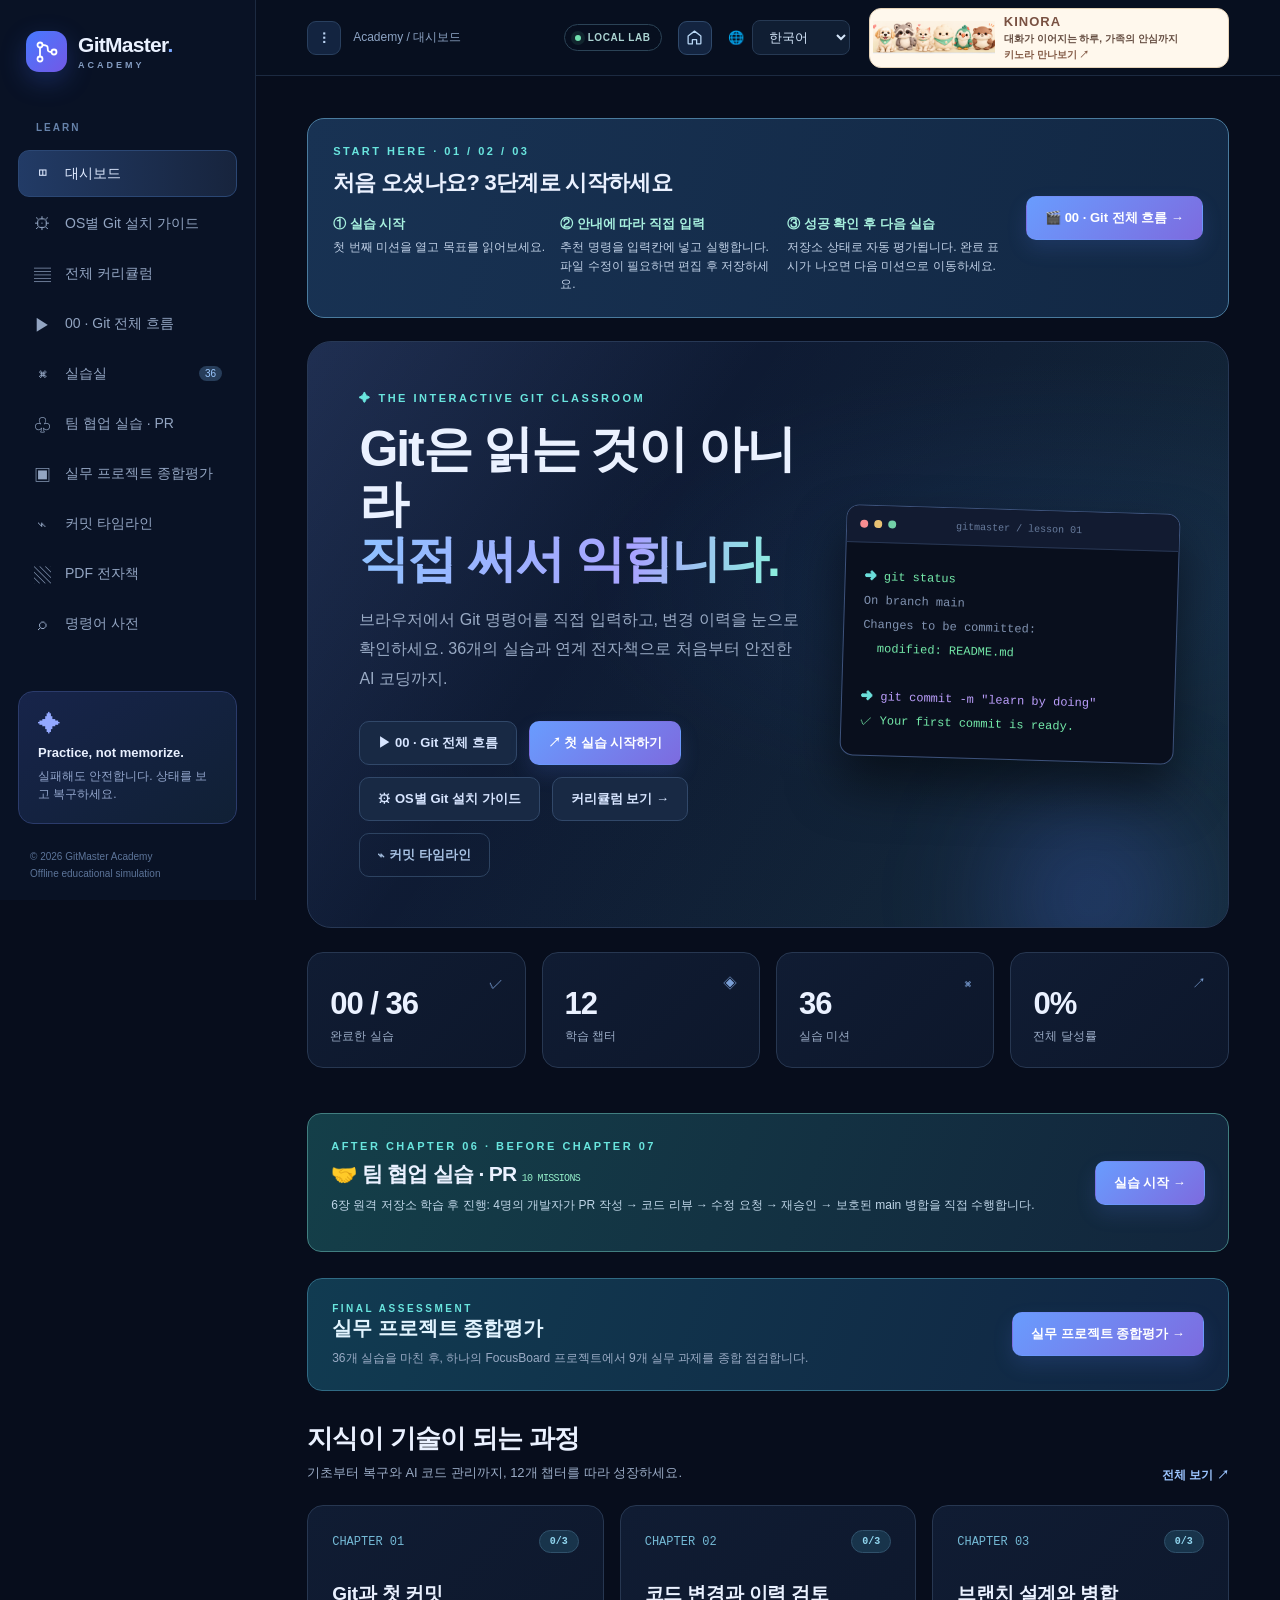
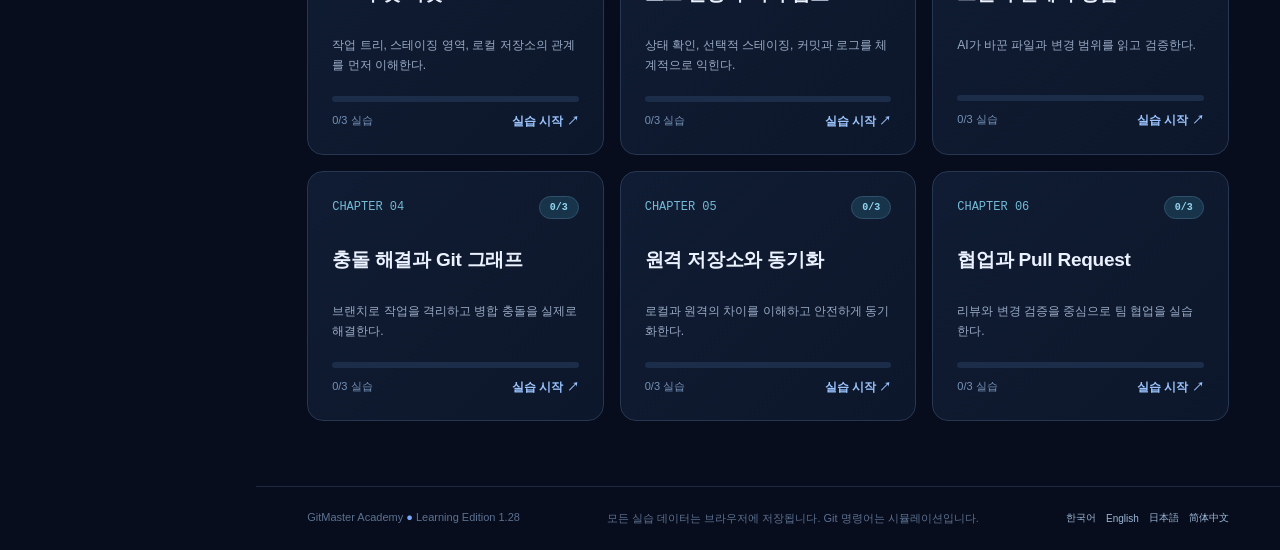
<file: index.html>
<!DOCTYPE html>
<html lang="ko">
<head>
  <meta name="naver-site-verification" content="e86f91aff55e931e45ddc76ead5f316a43004863" />
  <meta charset="UTF-8" />
  <meta name="viewport" content="width=device-width, initial-scale=1" />
  <meta name="theme-color" content="#080f22" />
  <meta name="description" content="실습으로 배우는 Git: 4개 국어 지원, Git 00단계 사전 애니메이션과 36개 실습, 10개 협업 학습 페이지 및 최종 실전평가, 연계 PDF 전자책. GitMaster Academy" />
  <meta name="robots" content="index,follow,max-image-preview:large" />
  <meta name="author" content="GitMaster Academy" />
  <meta name="keywords" content="Git,GitHub,Git tutorial,Git 실습,깃 강의,버전 관리,GitHub PR,코드 리뷰,Git 初心者,Git教程,바이브 코딩" />
  <meta property="og:type" content="website" />
  <meta property="og:site_name" content="GitMaster Academy" />
  <meta property="og:locale" content="ko_KR" />
  <meta property="og:title" content="GitMaster Academy | 실습으로 배우는 Git·GitHub 협업" />
  <meta property="og:description" content="36개 Git 실습, 10개 팀 협업 미션, PR·코드 리뷰, 실습 전 애니메이션과 PDF 전자책" />
  <meta property="og:image" content="https://git.maccrey.com/assets/gitmaster-share-ko.png" />
  <meta property="og:image:width" content="1200" />
  <meta property="og:image:height" content="630" />
  <meta property="og:image:alt" content="GitMaster Academy - Git과 GitHub 실습 학습" />
  <meta name="twitter:card" content="summary_large_image" />
  <meta name="twitter:title" content="GitMaster Academy | 실습으로 배우는 Git" />
  <meta name="twitter:description" content="기초부터 팀 협업까지, 직접 입력하며 배우는 Git" />
  <meta name="twitter:image" content="https://git.maccrey.com/assets/gitmaster-share-ko.png" />
  <title>GitMaster Academy v1.27 — Learn Git by Doing</title>
  <link rel="icon" type="image/svg+xml" href="favicon.svg" />
  <link rel="alternate icon" type="image/x-icon" href="favicon.ico" />
  <link rel="apple-touch-icon" sizes="180x180" href="apple-touch-icon.png" />
  <link rel="stylesheet" href="styles.css?v=127" />
  <meta name="ga-measurement-id" content="G-TTF113KRMY" />

  <link rel="canonical" href="https://git.maccrey.com/" />
  <link rel="alternate" hreflang="ko-KR" href="https://git.maccrey.com/ko/" />
  <link rel="alternate" hreflang="en" href="https://git.maccrey.com/en/" />
  <link rel="alternate" hreflang="ja" href="https://git.maccrey.com/ja/" />
  <link rel="alternate" hreflang="zh-CN" href="https://git.maccrey.com/zh/" />
  <link rel="alternate" hreflang="x-default" href="https://git.maccrey.com/" />
  <meta property="og:url" content="https://git.maccrey.com/" />
  <script type="application/ld+json">{"@context":"https://schema.org","@type":"WebSite","name":"GitMaster Academy","url":"https://git.maccrey.com/","description":"Git과 GitHub를 직접 실습하며 배우는 다국어 교육 플랫폼","inLanguage":["ko","en","ja","zh-CN"]}</script>
</head>
<body>
  <div class="app-shell">
    <aside class="sidebar" id="sidebar">
      <button type="button" class="brand" id="brand-toggle" aria-label="사이드 메뉴 펼치기 또는 접기" title="사이드 메뉴 펼치기/접기">
        <span class="brand-mark"><svg viewBox="0 0 24 24" fill="none" stroke="currentColor" stroke-width="1.8"><circle cx="5" cy="5" r="2.5"/><circle cx="5" cy="19" r="2.5"/><circle cx="19" cy="12" r="2.5"/><path d="M5 7.5v9M7.5 5c10 0 1 7 9 7"/></svg></span>
        <span><strong>GitMaster<span class="accent">.</span></strong><small>ACADEMY</small></span>
      </button>
      <div class="sidebar-label" id="nav-label">LEARN</div>
      <nav id="main-nav" aria-label="Primary navigation"></nav>
      <div class="sidebar-bottom">
        <div class="side-tip"><span class="tiny-orbit">✦</span><strong id="side-tip-title">Practice, not memorize.</strong><p id="side-tip-body">Make mistakes safely. Recover with confidence.</p></div>
        <div class="side-foot">© 2026 GitMaster Academy<br><span id="footnote">Offline educational simulation</span></div>
      </div>
    </aside>
    <div class="site-area">
      <header class="topbar">
        <div class="topbar-start"><button class="icon-button" id="toggle-sidebar" type="button" aria-label="사이드바 펼치기/접기" aria-expanded="true" title="Toggle sidebar">☷</button><button class="icon-button mobile-menu" id="mobile-menu" aria-label="Open navigation">☰</button><span class="breadcrumb" id="breadcrumb">Academy / Dashboard</span></div>
        <div class="topbar-actions">
          <span class="status-pill"><span class="status-dot"></span><span id="local-tag">LOCAL LAB</span></span>
          <a class="home-link" href="https://maccrey.com" target="_blank" rel="noopener noreferrer" aria-label="maccrey.com 홈 열기" title="maccrey.com 홈 열기"><svg viewBox="0 0 24 24" aria-hidden="true"><path d="m3 10 9-7 9 7v10a1 1 0 0 1-1 1h-5v-6H9v6H4a1 1 0 0 1-1-1V10Z"/></svg></a>
          <label class="language-switch"><span aria-hidden="true">🌐</span><select id="language" aria-label="Language"><option value="ko">한국어</option><option value="en">English</option><option value="ja">日本語</option><option value="zh">简体中文</option></select></label>
        </div>
        <a class="kinora-top-ad" id="kinora-top-ad" href="https://www.kinora.date/?lang=ko" target="_blank" rel="noopener noreferrer sponsored" aria-label="KINORA 여섯 반려친구 소개, 새 탭에서 사이트 열기" title="KINORA · www.kinora.date">
          <img src="assets/kinora-characters-v126.png" alt="KINORA 강아지, 고양이, 너구리, 앵무새, 지방이, 수달 캐릭터" width="84" height="54" loading="eager" decoding="async" />
          <span class="kinora-ad-copy"><span class="kinora-ad-kicker"><b>KINORA</b></span><span class="kinora-ad-line">대화가 이어지는 하루, 가족의 안심까지</span><span class="kinora-ad-link">키노라 만나보기 ↗</span></span>
          <span class="kinora-ad-mobile">KINORA <span aria-hidden="true">↗</span></span>
        </a>
      </header>
      <main id="app" tabindex="-1"></main>
      <footer class="footer"><span>GitMaster Academy <span class="accent">●</span> Learning Edition 1.28</span><span id="footer-sub">Your files stay in this browser. Git commands are simulated.</span><nav class="seo-language-links" aria-label="Localized learning pages"><a href="ko/" hreflang="ko-KR" lang="ko">한국어</a><a href="en/" hreflang="en" lang="en">English</a><a href="ja/" hreflang="ja" lang="ja">日本語</a><a href="zh/" hreflang="zh-CN" lang="zh-CN">简体中文</a></nav></footer>
    </div>
  </div>
  <script src="content.js"></script>
  <script src="git-engine.js"></script>
  <script src="book-pages.js"></script>
  <script src="setup-guide.js"></script>
  <script src="capstone.js"></script>
  <script src="team-hints.js"></script>
  <script src="git-output-examples.js?v=127"></script>
  <script src="team-intro.js?v=127"></script>
  <script src="lab-intro.js?v=127"></script>
  <script src="team-lab.js"></script>
  <script src="command-guide.js"></script>
  <script src="site-meta.js?v=127"></script>
  <script src="analytics.js?v=1"></script>
  <script src="app.js?v=127"></script>
</body>
</html>
</file>
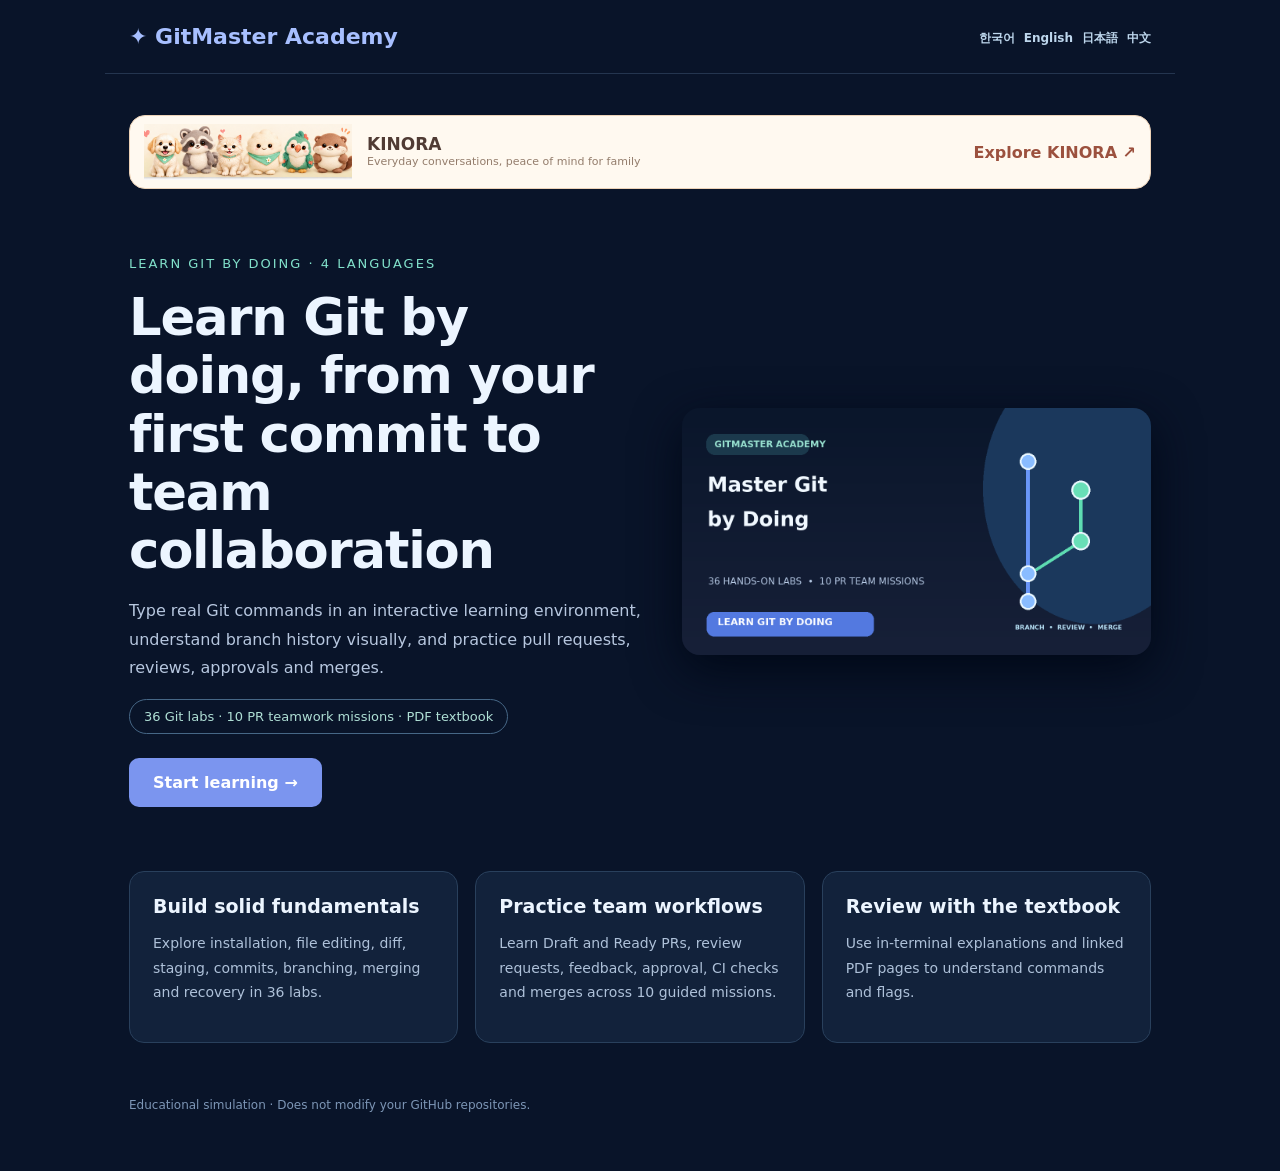
<file: en/index.html>
<!doctype html><html lang="en"><head>
  <meta name="naver-site-verification" content="e86f91aff55e931e45ddc76ead5f316a43004863" /><meta charset="utf-8"/><meta name="viewport" content="width=device-width,initial-scale=1"/>
<title>GitMaster Academy | Learn Git &amp; GitHub by Doing</title><meta name="description" content="Learn Git from scratch with 36 interactive labs, 10 pull request collaboration missions, animated walkthroughs, and a PDF textbook. Practice commits, branches, code review, merge and recovery." />
<meta name="robots" content="index,follow,max-image-preview:large"/><meta name="theme-color" content="#091429"/>
<meta property="og:type" content="website"/><meta property="og:site_name" content="GitMaster Academy"/><meta property="og:locale" content="en_US"/><meta property="og:title" content="GitMaster Academy | Learn Git &amp; GitHub by Doing"/><meta property="og:description" content="Learn Git from scratch with 36 interactive labs, 10 pull request collaboration missions, animated walkthroughs, and a PDF textbook. Practice commits, branches, code review, merge and recovery."/>
<meta property="og:image" content="https://git.maccrey.com/assets/gitmaster-share-en.png"/><meta property="og:image:width" content="1200"/><meta property="og:image:height" content="630"/><meta name="twitter:card" content="summary_large_image"/><meta name="twitter:title" content="GitMaster Academy | Learn Git &amp; GitHub by Doing"/><meta name="twitter:description" content="Learn Git from scratch with 36 interactive labs, 10 pull request collaboration missions, animated walkthroughs, and a PDF textbook. Practice commits, branches, code review, merge and recovery."/><meta name="twitter:image" content="https://git.maccrey.com/assets/gitmaster-share-en.png"/>
<link rel="icon" href="../favicon.svg" type="image/svg+xml"/><link rel="stylesheet" href="../landing.css?v=126"/>
  <link rel="canonical" href="https://git.maccrey.com/en/" />
  <link rel="alternate" hreflang="ko-KR" href="https://git.maccrey.com/ko/" />
  <link rel="alternate" hreflang="en" href="https://git.maccrey.com/en/" />
  <link rel="alternate" hreflang="ja" href="https://git.maccrey.com/ja/" />
  <link rel="alternate" hreflang="zh-CN" href="https://git.maccrey.com/zh/" />
  <link rel="alternate" hreflang="x-default" href="https://git.maccrey.com/" />
  <meta property="og:url" content="https://git.maccrey.com/en/" />
<meta name="ga-measurement-id" content="G-TTF113KRMY"/><script src="../analytics.js?v=1"></script></head>
<body><header class="container"><a class="logo" href="../index.html?lang=en#dashboard">✦ GitMaster Academy</a><nav class="lang" aria-label="Language"><a href="../ko/" lang="ko-KR">한국어</a><a href="../en/" lang="en">English</a><a href="../ja/" lang="ja">日本語</a><a href="../zh/" lang="zh-CN">中文</a></nav></header>
<main class="container"><a class="promo" href="https://www.kinora.date/?lang=en" target="_blank" rel="sponsored noopener noreferrer" aria-label="KINORA — Everyday conversations, peace of mind for family"><img src="../assets/kinora-characters-v126.png" alt="Six KINORA AI companion characters" width="240" height="66"/><span><b>KINORA</b><small>Everyday conversations, peace of mind for family</small></span><span class="link">Explore KINORA ↗</span></a><section class="hero"><div><div class="eyebrow">LEARN GIT BY DOING · 4 LANGUAGES</div><h1>Learn Git by doing, from your first commit to team collaboration</h1><p>Type real Git commands in an interactive learning environment, understand branch history visually, and practice pull requests, reviews, approvals and merges.</p><span class="pill">36 Git labs · 10 PR teamwork missions · PDF textbook</span><div><a class="cta" href="../index.html?lang=en#gitIntro">Start learning →</a></div></div><img src="../assets/gitmaster-share-en.png" width="1200" height="630" alt="GitMaster Academy Git branch graph"/></section>
<section class="features"><article class="feature"><h2>Build solid fundamentals</h2><p>Explore installation, file editing, diff, staging, commits, branching, merging and recovery in 36 labs.</p></article><article class="feature"><h2>Practice team workflows</h2><p>Learn Draft and Ready PRs, review requests, feedback, approval, CI checks and merges across 10 guided missions.</p></article><article class="feature"><h2>Review with the textbook</h2><p>Use in-terminal explanations and linked PDF pages to understand commands and flags.</p></article></section>

<footer class="footer">Educational simulation · Does not modify your GitHub repositories.</footer></main></body></html>
</file>
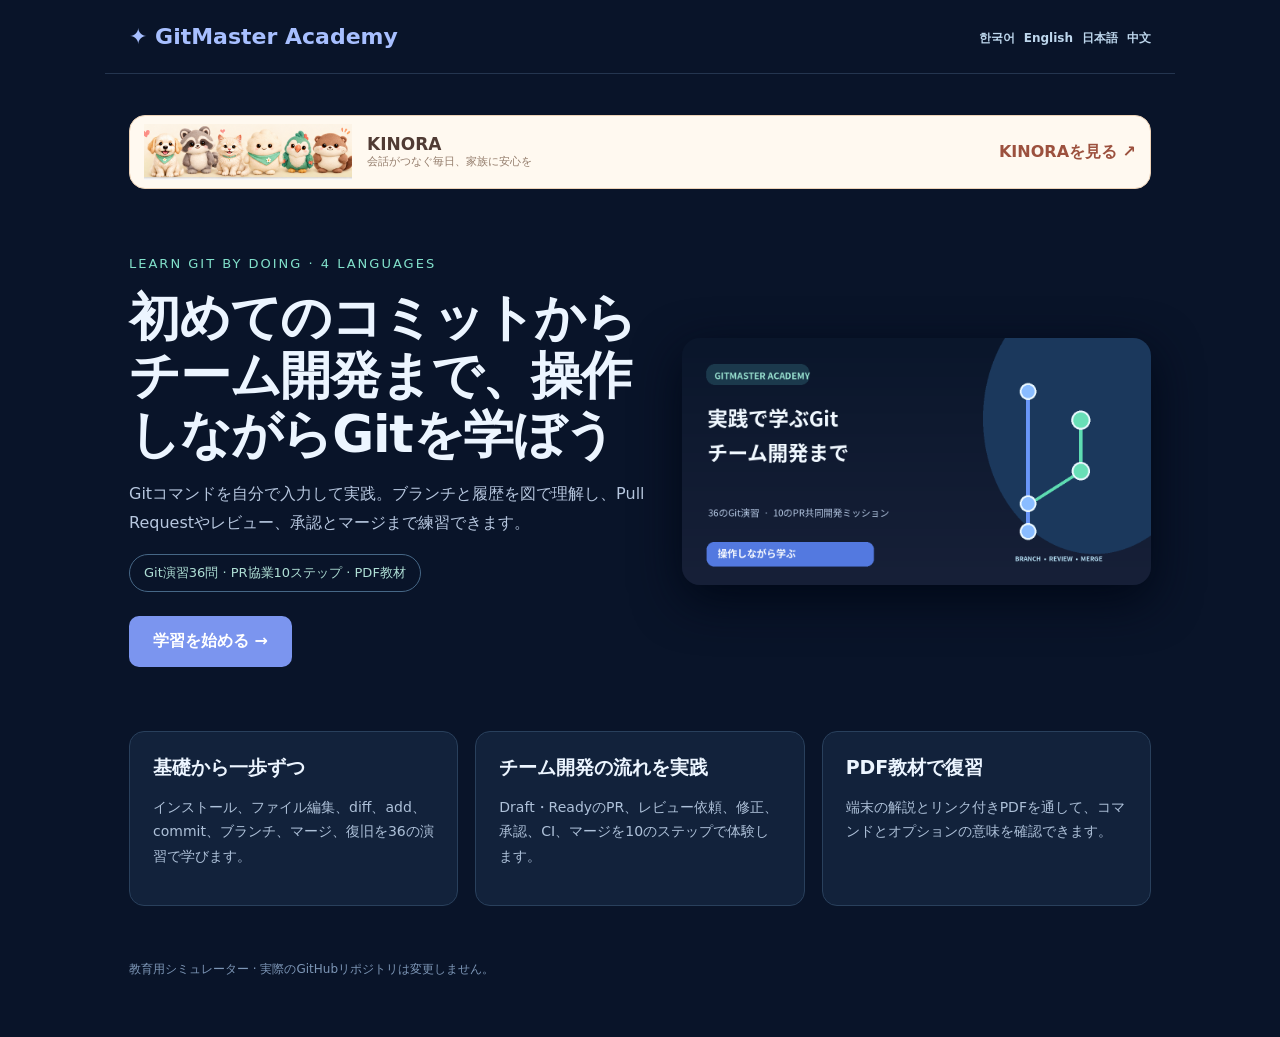
<file: ja/index.html>
<!doctype html><html lang="ja"><head>
  <meta name="naver-site-verification" content="e86f91aff55e931e45ddc76ead5f316a43004863" /><meta charset="utf-8"/><meta name="viewport" content="width=device-width,initial-scale=1"/>
<title>GitMaster Academy | 実践で学ぶGit・GitHub共同開発</title><meta name="description" content="Git初心者向けの36の入力式演習、10のPull Request協業ミッション、アニメーション、PDF教材。コミット・ブランチ・レビュー・承認・マージを学べます。" />
<meta name="robots" content="index,follow,max-image-preview:large"/><meta name="theme-color" content="#091429"/>
<meta property="og:type" content="website"/><meta property="og:site_name" content="GitMaster Academy"/><meta property="og:locale" content="ja_JP"/><meta property="og:title" content="GitMaster Academy | 実践で学ぶGit・GitHub共同開発"/><meta property="og:description" content="Git初心者向けの36の入力式演習、10のPull Request協業ミッション、アニメーション、PDF教材。コミット・ブランチ・レビュー・承認・マージを学べます。"/>
<meta property="og:image" content="https://git.maccrey.com/assets/gitmaster-share-ja.png"/><meta property="og:image:width" content="1200"/><meta property="og:image:height" content="630"/><meta name="twitter:card" content="summary_large_image"/><meta name="twitter:title" content="GitMaster Academy | 実践で学ぶGit・GitHub共同開発"/><meta name="twitter:description" content="Git初心者向けの36の入力式演習、10のPull Request協業ミッション、アニメーション、PDF教材。コミット・ブランチ・レビュー・承認・マージを学べます。"/><meta name="twitter:image" content="https://git.maccrey.com/assets/gitmaster-share-ja.png"/>
<link rel="icon" href="../favicon.svg" type="image/svg+xml"/><link rel="stylesheet" href="../landing.css?v=126"/>
  <link rel="canonical" href="https://git.maccrey.com/ja/" />
  <link rel="alternate" hreflang="ko-KR" href="https://git.maccrey.com/ko/" />
  <link rel="alternate" hreflang="en" href="https://git.maccrey.com/en/" />
  <link rel="alternate" hreflang="ja" href="https://git.maccrey.com/ja/" />
  <link rel="alternate" hreflang="zh-CN" href="https://git.maccrey.com/zh/" />
  <link rel="alternate" hreflang="x-default" href="https://git.maccrey.com/" />
  <meta property="og:url" content="https://git.maccrey.com/ja/" />
<meta name="ga-measurement-id" content="G-TTF113KRMY"/><script src="../analytics.js?v=1"></script></head>
<body><header class="container"><a class="logo" href="../index.html?lang=ja#dashboard">✦ GitMaster Academy</a><nav class="lang" aria-label="Language"><a href="../ko/" lang="ko-KR">한국어</a><a href="../en/" lang="en">English</a><a href="../ja/" lang="ja">日本語</a><a href="../zh/" lang="zh-CN">中文</a></nav></header>
<main class="container"><a class="promo" href="https://www.kinora.date/?lang=ja" target="_blank" rel="sponsored noopener noreferrer" aria-label="KINORA — 会話がつなぐ毎日、家族に安心を"><img src="../assets/kinora-characters-v126.png" alt="KINORAの6人のAIパートナー" width="240" height="66"/><span><b>KINORA</b><small>会話がつなぐ毎日、家族に安心を</small></span><span class="link">KINORAを見る ↗</span></a><section class="hero"><div><div class="eyebrow">LEARN GIT BY DOING · 4 LANGUAGES</div><h1>初めてのコミットからチーム開発まで、操作しながらGitを学ぼう</h1><p>Gitコマンドを自分で入力して実践。ブランチと履歴を図で理解し、Pull Requestやレビュー、承認とマージまで練習できます。</p><span class="pill">Git演習36問 · PR協業10ステップ · PDF教材</span><div><a class="cta" href="../index.html?lang=ja#gitIntro">学習を始める →</a></div></div><img src="../assets/gitmaster-share-ja.png" width="1200" height="630" alt="GitMaster Academy Git branch graph"/></section>
<section class="features"><article class="feature"><h2>基礎から一歩ずつ</h2><p>インストール、ファイル編集、diff、add、commit、ブランチ、マージ、復旧を36の演習で学びます。</p></article><article class="feature"><h2>チーム開発の流れを実践</h2><p>Draft・ReadyのPR、レビュー依頼、修正、承認、CI、マージを10のステップで体験します。</p></article><article class="feature"><h2>PDF教材で復習</h2><p>端末の解説とリンク付きPDFを通して、コマンドとオプションの意味を確認できます。</p></article></section>

<footer class="footer">教育用シミュレーター · 実際のGitHubリポジトリは変更しません。</footer></main></body></html>
</file>
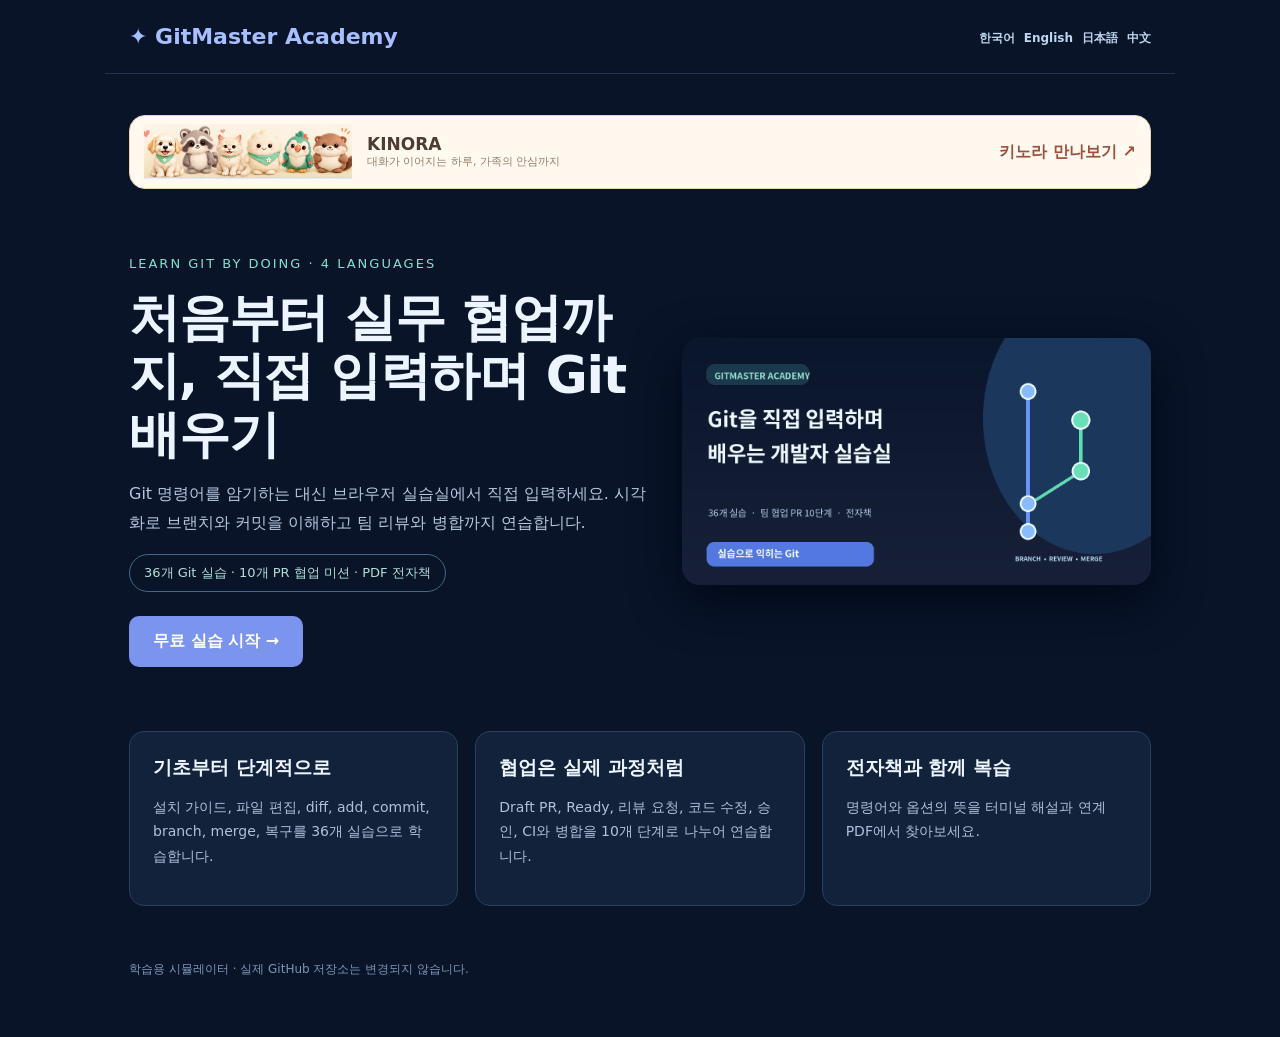
<file: ko/index.html>
<!doctype html><html lang="ko-KR"><head>
  <meta name="naver-site-verification" content="e86f91aff55e931e45ddc76ead5f316a43004863" /><meta charset="utf-8"/><meta name="viewport" content="width=device-width,initial-scale=1"/>
<title>GitMaster Academy | 실습으로 배우는 Git·GitHub 협업</title><meta name="description" content="Git 기본 개념부터 브랜치, 커밋, 충돌 해결, GitHub PR 생성·리뷰·승인·병합까지. 36개 실습과 10개 협업 과정, 애니메이션, PDF 전자책으로 배우는 4개 국어 Git 실습 플랫폼." />
<meta name="robots" content="index,follow,max-image-preview:large"/><meta name="theme-color" content="#091429"/>
<meta property="og:type" content="website"/><meta property="og:site_name" content="GitMaster Academy"/><meta property="og:locale" content="ko_KR"/><meta property="og:title" content="GitMaster Academy | 실습으로 배우는 Git·GitHub 협업"/><meta property="og:description" content="Git 기본 개념부터 브랜치, 커밋, 충돌 해결, GitHub PR 생성·리뷰·승인·병합까지. 36개 실습과 10개 협업 과정, 애니메이션, PDF 전자책으로 배우는 4개 국어 Git 실습 플랫폼."/>
<meta property="og:image" content="https://git.maccrey.com/assets/gitmaster-share-ko.png"/><meta property="og:image:width" content="1200"/><meta property="og:image:height" content="630"/><meta name="twitter:card" content="summary_large_image"/><meta name="twitter:title" content="GitMaster Academy | 실습으로 배우는 Git·GitHub 협업"/><meta name="twitter:description" content="Git 기본 개념부터 브랜치, 커밋, 충돌 해결, GitHub PR 생성·리뷰·승인·병합까지. 36개 실습과 10개 협업 과정, 애니메이션, PDF 전자책으로 배우는 4개 국어 Git 실습 플랫폼."/><meta name="twitter:image" content="https://git.maccrey.com/assets/gitmaster-share-ko.png"/>
<link rel="icon" href="../favicon.svg" type="image/svg+xml"/><link rel="stylesheet" href="../landing.css?v=126"/>
  <link rel="canonical" href="https://git.maccrey.com/ko/" />
  <link rel="alternate" hreflang="ko-KR" href="https://git.maccrey.com/ko/" />
  <link rel="alternate" hreflang="en" href="https://git.maccrey.com/en/" />
  <link rel="alternate" hreflang="ja" href="https://git.maccrey.com/ja/" />
  <link rel="alternate" hreflang="zh-CN" href="https://git.maccrey.com/zh/" />
  <link rel="alternate" hreflang="x-default" href="https://git.maccrey.com/" />
  <meta property="og:url" content="https://git.maccrey.com/ko/" />
<meta name="ga-measurement-id" content="G-TTF113KRMY"/><script src="../analytics.js?v=1"></script></head>
<body><header class="container"><a class="logo" href="../index.html?lang=ko#dashboard">✦ GitMaster Academy</a><nav class="lang" aria-label="Language"><a href="../ko/" lang="ko-KR">한국어</a><a href="../en/" lang="en">English</a><a href="../ja/" lang="ja">日本語</a><a href="../zh/" lang="zh-CN">中文</a></nav></header>
<main class="container"><a class="promo" href="https://www.kinora.date/?lang=ko" target="_blank" rel="sponsored noopener noreferrer" aria-label="KINORA — 대화가 이어지는 하루, 가족의 안심까지"><img src="../assets/kinora-characters-v126.png" alt="KINORA 여섯 AI 반려친구" width="240" height="66"/><span><b>KINORA</b><small>대화가 이어지는 하루, 가족의 안심까지</small></span><span class="link">키노라 만나보기 ↗</span></a><section class="hero"><div><div class="eyebrow">LEARN GIT BY DOING · 4 LANGUAGES</div><h1>처음부터 실무 협업까지, 직접 입력하며 Git 배우기</h1><p>Git 명령어를 암기하는 대신 브라우저 실습실에서 직접 입력하세요. 시각화로 브랜치와 커밋을 이해하고 팀 리뷰와 병합까지 연습합니다.</p><span class="pill">36개 Git 실습 · 10개 PR 협업 미션 · PDF 전자책</span><div><a class="cta" href="../index.html?lang=ko#gitIntro">무료 실습 시작 →</a></div></div><img src="../assets/gitmaster-share-ko.png" width="1200" height="630" alt="GitMaster Academy Git branch graph"/></section>
<section class="features"><article class="feature"><h2>기초부터 단계적으로</h2><p>설치 가이드, 파일 편집, diff, add, commit, branch, merge, 복구를 36개 실습으로 학습합니다.</p></article><article class="feature"><h2>협업은 실제 과정처럼</h2><p>Draft PR, Ready, 리뷰 요청, 코드 수정, 승인, CI와 병합을 10개 단계로 나누어 연습합니다.</p></article><article class="feature"><h2>전자책과 함께 복습</h2><p>명령어와 옵션의 뜻을 터미널 해설과 연계 PDF에서 찾아보세요.</p></article></section>

<footer class="footer">학습용 시뮬레이터 · 실제 GitHub 저장소는 변경되지 않습니다.</footer></main></body></html>
</file>
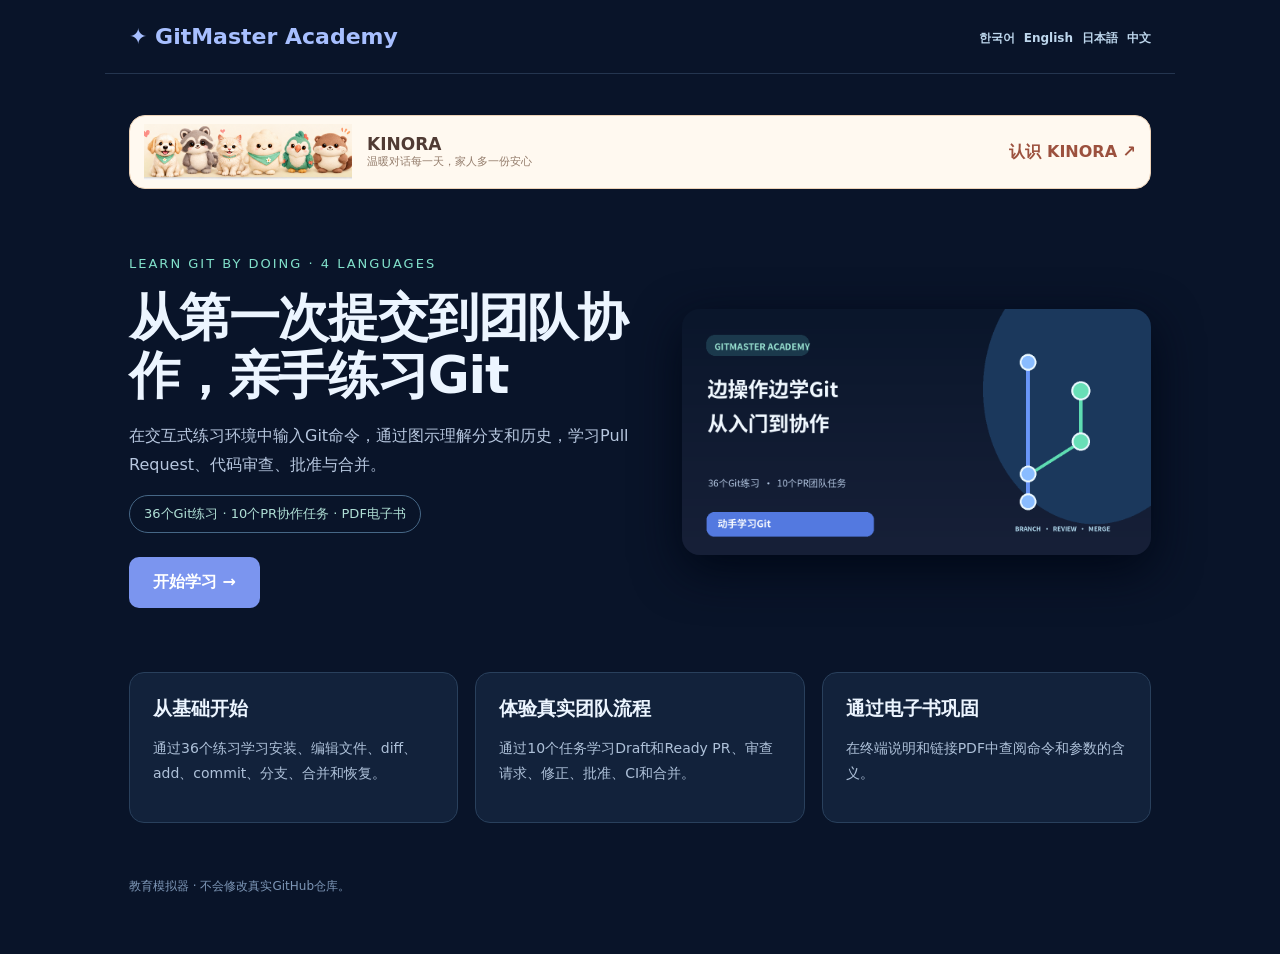
<file: zh/index.html>
<!doctype html><html lang="zh-CN"><head>
  <meta name="naver-site-verification" content="e86f91aff55e931e45ddc76ead5f316a43004863" /><meta charset="utf-8"/><meta name="viewport" content="width=device-width,initial-scale=1"/>
<title>GitMaster Academy | 通过实践学习Git和GitHub协作</title><meta name="description" content="从零开始学习Git：36个互动练习、10个Pull Request团队协作任务、动画教学和PDF电子书，掌握提交、分支、审查、批准、合并与恢复。" />
<meta name="robots" content="index,follow,max-image-preview:large"/><meta name="theme-color" content="#091429"/>
<meta property="og:type" content="website"/><meta property="og:site_name" content="GitMaster Academy"/><meta property="og:locale" content="zh_CN"/><meta property="og:title" content="GitMaster Academy | 通过实践学习Git和GitHub协作"/><meta property="og:description" content="从零开始学习Git：36个互动练习、10个Pull Request团队协作任务、动画教学和PDF电子书，掌握提交、分支、审查、批准、合并与恢复。"/>
<meta property="og:image" content="https://git.maccrey.com/assets/gitmaster-share-zh.png"/><meta property="og:image:width" content="1200"/><meta property="og:image:height" content="630"/><meta name="twitter:card" content="summary_large_image"/><meta name="twitter:title" content="GitMaster Academy | 通过实践学习Git和GitHub协作"/><meta name="twitter:description" content="从零开始学习Git：36个互动练习、10个Pull Request团队协作任务、动画教学和PDF电子书，掌握提交、分支、审查、批准、合并与恢复。"/><meta name="twitter:image" content="https://git.maccrey.com/assets/gitmaster-share-zh.png"/>
<link rel="icon" href="../favicon.svg" type="image/svg+xml"/><link rel="stylesheet" href="../landing.css?v=126"/>
  <link rel="canonical" href="https://git.maccrey.com/zh/" />
  <link rel="alternate" hreflang="ko-KR" href="https://git.maccrey.com/ko/" />
  <link rel="alternate" hreflang="en" href="https://git.maccrey.com/en/" />
  <link rel="alternate" hreflang="ja" href="https://git.maccrey.com/ja/" />
  <link rel="alternate" hreflang="zh-CN" href="https://git.maccrey.com/zh/" />
  <link rel="alternate" hreflang="x-default" href="https://git.maccrey.com/" />
  <meta property="og:url" content="https://git.maccrey.com/zh/" />
<meta name="ga-measurement-id" content="G-TTF113KRMY"/><script src="../analytics.js?v=1"></script></head>
<body><header class="container"><a class="logo" href="../index.html?lang=zh#dashboard">✦ GitMaster Academy</a><nav class="lang" aria-label="Language"><a href="../ko/" lang="ko-KR">한국어</a><a href="../en/" lang="en">English</a><a href="../ja/" lang="ja">日本語</a><a href="../zh/" lang="zh-CN">中文</a></nav></header>
<main class="container"><a class="promo" href="https://www.kinora.date/?lang=zh-Hans" target="_blank" rel="sponsored noopener noreferrer" aria-label="KINORA — 温暖对话每一天，家人多一份安心"><img src="../assets/kinora-characters-v126.png" alt="KINORA 的六位 AI 伙伴" width="240" height="66"/><span><b>KINORA</b><small>温暖对话每一天，家人多一份安心</small></span><span class="link">认识 KINORA ↗</span></a><section class="hero"><div><div class="eyebrow">LEARN GIT BY DOING · 4 LANGUAGES</div><h1>从第一次提交到团队协作，亲手练习Git</h1><p>在交互式练习环境中输入Git命令，通过图示理解分支和历史，学习Pull Request、代码审查、批准与合并。</p><span class="pill">36个Git练习 · 10个PR协作任务 · PDF电子书</span><div><a class="cta" href="../index.html?lang=zh#gitIntro">开始学习 →</a></div></div><img src="../assets/gitmaster-share-zh.png" width="1200" height="630" alt="GitMaster Academy Git branch graph"/></section>
<section class="features"><article class="feature"><h2>从基础开始</h2><p>通过36个练习学习安装、编辑文件、diff、add、commit、分支、合并和恢复。</p></article><article class="feature"><h2>体验真实团队流程</h2><p>通过10个任务学习Draft和Ready PR、审查请求、修正、批准、CI和合并。</p></article><article class="feature"><h2>通过电子书巩固</h2><p>在终端说明和链接PDF中查阅命令和参数的含义。</p></article></section>

<footer class="footer">教育模拟器 · 不会修改真实GitHub仓库。</footer></main></body></html>
</file>
<file: styles.css>
:root{color-scheme:dark;--bg:#070d1c;--panel:#0d172b;--panel-2:#101e37;--panel-3:#172641;--border:#243451;--borderlight:#2d4362;--text:#eaf1ff;--muted:#9aabc5;--subtle:#6f84a4;--blue:#74a4ff;--cyan:#69e5de;--green:#71dfa8;--purple:#c09aff;--orange:#ffca85;--red:#ff909e;--mono:'JetBrains Mono',Consolas,monospace;--font:'DM Sans',-apple-system,BlinkMacSystemFont,'Segoe UI','Noto Sans CJK KR',sans-serif}
*{box-sizing:border-box}html{scroll-behavior:smooth}body{margin:0;background:var(--bg);color:var(--text);font-family:var(--font);font-size:14px;-webkit-font-smoothing:antialiased}button,input,textarea,select{font:inherit}button{cursor:pointer}a{color:inherit;text-decoration:none}a:focus-visible,button:focus-visible,select:focus-visible,input:focus-visible,textarea:focus-visible{outline:2px solid var(--cyan);outline-offset:3px}::selection{background:#325d94;color:#fff}.app-shell{display:flex;min-height:100vh}.sidebar{position:sticky;top:0;height:100vh;width:256px;flex:0 0 256px;padding:30px 18px 18px;background:#091225;border-right:1px solid #1c2a41;display:flex;flex-direction:column;z-index:30}.brand{display:flex;align-items:center;gap:11px;margin:1px 8px 50px}.brand-mark{height:41px;width:41px;border-radius:13px;background:linear-gradient(135deg,#4779ff,#7358e6);display:grid;place-items:center;box-shadow:0 9px 26px #3c5fe14a}.brand-mark svg{height:24px;width:24px;color:white}.brand strong{font-size:21px;letter-spacing:-.7px;line-height:1}.brand small{display:block;letter-spacing:3px;font-size:9px;color:#849dc2;margin-top:5px;font-weight:700}.accent{color:#79a7ff}.sidebar-label{text-transform:uppercase;letter-spacing:2px;font-size:10px;color:#6682aa;font-weight:800;margin:0 18px 14px}.nav-link{display:flex;align-items:center;gap:13px;padding:13px 14px;border:1px solid transparent;border-radius:11px;margin:3px 0;color:#93a5c2;transition:.16s}.nav-link:hover{background:#16243d;color:#f2f6ff}.nav-link.active{color:#dfeaff;background:linear-gradient(90deg,#223b66,#17243d);border-color:#2b4774}.nav-link .ico{width:19px;height:19px;display:grid;place-items:center;font-size:17px}.nav-link .nav-tag{font-size:10px;margin-left:auto;background:#273d5a;color:#9cc8ff;border-radius:20px;padding:2px 6px}.sidebar-bottom{margin-top:auto}.side-tip{border:1px solid #2b3b6b;background:linear-gradient(145deg,#17244a,#102035);padding:19px;border-radius:15px}.side-tip .tiny-orbit{color:#93a8ff;font-size:23px}.side-tip strong{display:block;font-size:13px;margin:7px 0}.side-tip p{margin:0;font-size:12px;line-height:1.55;color:#92a5cb}.side-foot{font-size:10px;line-height:1.7;color:#5c7499;margin:24px 12px 0}.site-area{flex:1;min-width:0;display:flex;flex-direction:column}.topbar{height:76px;flex:0 0 76px;border-bottom:1px solid #1c2a41;display:flex;align-items:center;justify-content:space-between;padding:0 clamp(22px,4vw,64px);background:#081121df;backdrop-filter:blur(12px)}.topbar-start,.topbar-actions{display:flex;align-items:center;gap:24px}.breadcrumb{font-size:12px;color:#8da4c4}.topbar-actions{gap:16px}.status-pill{display:flex;align-items:center;gap:7px;padding:7px 10px;border:1px solid #2b4356;border-radius:99px;font-size:10px;letter-spacing:.6px;color:#abd3d1;font-weight:700}.status-dot{height:6px;width:6px;border-radius:50%;background:#71e0af;box-shadow:0 0 0 4px #71e0af1a}.language-switch{display:flex;align-items:center;gap:8px;font-size:13px}.language-switch select{border:1px solid #263953;border-radius:8px;background:#101e33;color:#d6e7fb;padding:8px 12px;max-width:155px}.icon-button{background:transparent;border:1px solid #29405f;border-radius:9px;color:var(--text);padding:7px 10px}.mobile-menu{display:none}main{width:100%;max-width:1540px;margin:0 auto;flex:1;padding:42px clamp(22px,4vw,64px) 65px}.footer{border-top:1px solid #1b2a40;color:#5c7191;font-size:11px;display:flex;justify-content:space-between;gap:15px;padding:24px clamp(22px,4vw,64px)}h1,h2,h3,h4,p{margin-top:0}h1{font-size:clamp(34px,3.9vw,57px);line-height:1.1;letter-spacing:-2px;margin-bottom:18px}h2{font-size:26px;letter-spacing:-.7px}h3{font-size:17px;letter-spacing:-.25px}p{color:var(--muted);line-height:1.8}.eyebrow{letter-spacing:2.5px;text-transform:uppercase;font-size:11px;color:var(--cyan);font-weight:800;margin-bottom:18px}.lead{font-size:16px;max-width:650px;line-height:1.85}.gradient-text{color:#9aafff;background:linear-gradient(100deg,#8fc2ff,#a8a3ff 65%,#8bf0dd);-webkit-background-clip:text;background-clip:text;-webkit-text-fill-color:transparent}.hero{display:grid;grid-template-columns:1.15fr .85fr;gap:32px;align-items:center;background:radial-gradient(ellipse at 83% 42%,#1c3b7045,transparent 47%),linear-gradient(120deg,#111e39,#0a1529);border:1px solid #273855;border-radius:24px;padding:50px clamp(26px,4vw,57px);position:relative;overflow:hidden;min-height:400px}.hero:before{content:'';position:absolute;inset:-1px;background:linear-gradient(124deg,#85a7ff20,transparent 35%,#72ebdc1a);pointer-events:none}.hero-inner{position:relative;z-index:1}.hero-visual{position:relative;z-index:1;min-width:0}.terminal-display{background:#090f1d;border:1px solid #3d527b;border-radius:13px;box-shadow:0 28px 50px #0008;overflow:hidden;transform:rotate(1.7deg)}.window-bar{height:37px;border-bottom:1px solid #283754;background:#121b31;display:flex;align-items:center;gap:6px;padding:0 13px}.dot{height:8px;width:8px;border-radius:50%;background:#f88d91}.dot:nth-child(2){background:#e8c273}.dot:nth-child(3){background:#72d0a7}.window-title{margin:auto;color:#687c9d;font:10px var(--mono);transform:translateX(-15px)}.terminal-preview{padding:22px 19px;color:#a6bdd9;font:12px/2 var(--mono);white-space:pre-wrap;min-height:190px}.term-cyan{color:#6bdeda}.term-green{color:#74e9a9}.term-purple{color:#bb9efb}.term-muted{color:#8092b0}.hero-glow{position:absolute;right:5%;bottom:-60px;width:180px;height:180px;background:#517afa46;border-radius:100%;filter:blur(60px);z-index:0}.button-row{display:flex;gap:12px;flex-wrap:wrap;margin-top:28px}.btn{display:inline-flex;justify-content:center;align-items:center;gap:9px;border:1px solid transparent;border-radius:10px;padding:12px 18px;font-weight:750;font-size:13px;min-height:43px;transition:.15s}.btn:hover{transform:translateY(-1px);filter:brightness(1.1)}.btn.primary{background:linear-gradient(135deg,#699cfe,#7d6bdf);color:white;box-shadow:0 9px 20px #547bed29}.btn.secondary{background:#182944;border-color:#314869;color:#d7e5ff}.btn.subtle{background:transparent;border-color:#2d4361;color:#a7c1e3}.btn.positive{background:#194a41;color:#a4f4cd;border-color:#327a64}.btn.danger{color:#ffb1bc;border-color:#694052;background:#3a2031}.btn.sm{padding:7px 11px;min-height:33px;font-size:12px}.btn:disabled{opacity:.45;cursor:not-allowed}.stat-grid{display:grid;grid-template-columns:repeat(4,minmax(0,1fr));gap:16px;margin:24px 0 45px}.stat-card,.panel,.course-card,.reference-item{background:linear-gradient(135deg,#101c33,#0d172b);border:1px solid #273751;border-radius:16px}.stat-card{padding:22px}.stat-card .metric{font-size:31px;font-weight:800;letter-spacing:-1px;margin-top:11px}.stat-card .metric-label{font-size:12px;color:var(--muted);margin-top:6px}.stat-card .spark{float:right;color:#7a9fd5}.section-top{display:flex;align-items:end;justify-content:space-between;gap:20px;margin:0 0 21px}.section-top h2{margin-bottom:5px}.section-top p{font-size:13px;margin:0}.text-link{color:#9cc5ff;font-size:12px;font-weight:700}.course-grid{display:grid;grid-template-columns:repeat(3,minmax(0,1fr));gap:16px}.course-card{padding:24px;position:relative;transition:.2s}.course-card:hover{border-color:#5171ac;transform:translateY(-2px)}.course-card .module-number{display:flex;align-items:center;justify-content:space-between;color:#74b9d5;font:12px var(--mono);margin-bottom:28px}.chip{border:1px solid #30516b;background:#18344b;color:#91d6ef;border-radius:20px;padding:5px 10px;font-size:10px;font-weight:700}.chip.done{background:#173d37;border-color:#286a58;color:#79e4ba}.course-card h3{font-size:19px;min-height:45px;line-height:1.4;margin-bottom:9px}.course-card p{font-size:12px;line-height:1.7;min-height:40px}.progress-track{height:6px;background:#1c2d49;border-radius:20px;overflow:hidden;margin:20px 0 11px}.progress-track>span{display:block;height:100%;border-radius:20px;background:linear-gradient(90deg,#6797ff,#75d8cb)}.meta-row{display:flex;justify-content:space-between;color:#7592b7;font-size:11px}.module-head{display:flex;align-items:center;gap:13px;margin:32px 0 13px}.module-index{font:13px var(--mono);color:#77bafc;border:1px solid #315a7f;background:#12243d;border-radius:9px;padding:10px}.module-row{display:grid;grid-template-columns:repeat(3,minmax(0,1fr));gap:14px}.lesson-tile{padding:18px;min-height:139px;text-align:left;background:#101e34;border:1px solid #2a3c57;border-radius:13px;transition:.15s;color:var(--text)}.lesson-tile:hover{background:#182a46;border-color:#5078b6}.lesson-tile .lab-id{font:11px var(--mono);color:#7e9ac7}.lesson-tile h3{margin:12px 0 8px;font-size:15px;line-height:1.45}.lesson-tile p{font-size:11px;margin:0}.check-icon{float:right;color:#70dbaa;font-size:15px}.page-head{display:flex;justify-content:space-between;align-items:end;gap:20px;margin-bottom:30px}.page-head h1{font-size:39px;margin-bottom:9px}.page-head p{margin-bottom:0}.lab-layout{display:grid;grid-template-columns:minmax(255px,.91fr) minmax(360px,1.55fr) minmax(235px,.82fr);gap:18px;align-items:start}.lab-pane{min-width:0}.lab-intro{padding:25px;position:sticky;top:14px}.lab-intro .lab-index{font:11px var(--mono);color:#72ddd3;letter-spacing:1px}.lab-intro h2{font-size:24px;margin-top:16px;line-height:1.3}.lab-intro p{font-size:13px;line-height:1.85}.instruction{border:1px solid #345074;border-radius:11px;background:#142743;padding:16px;margin-top:21px;color:#d7e5ff;line-height:1.75;font-size:13px}.instruction strong{display:block;font-size:10px;letter-spacing:1.5px;color:#74d7d6;margin-bottom:8px}.hint-box{margin-top:14px;background:#0a172b;border:1px solid #253a58;border-radius:10px;padding:15px;font:11px/1.7 var(--mono);white-space:pre-wrap;word-break:break-word;color:#a9c4ee}.sim-notice{font-size:11px;color:#8e9db7;line-height:1.6;margin-top:19px}.lab-next{display:flex;justify-content:space-between;align-items:center;margin-top:18px;gap:8px}.workbench{overflow:hidden}.workbench-header,.right-header{display:flex;align-items:center;justify-content:space-between;padding:14px 18px;border-bottom:1px solid #263952;gap:10px}.workbench-header span,.right-header span{font-size:12px;font-weight:700}.file-tabs{display:flex;overflow-x:auto;gap:4px;padding:9px;border-bottom:1px solid #253652;background:#0b1629;scrollbar-width:thin}.file-tab{background:transparent;color:#7e96b8;border:1px solid transparent;padding:7px 10px;white-space:nowrap;border-radius:7px;font:11px var(--mono)}.file-tab.active{background:#1b3050;color:#bfe4ff;border-color:#335178}.editor{display:block;background:#0a1324;border:0;color:#c8e1f9;font:12px/1.9 var(--mono);width:100%;height:190px;padding:19px;resize:vertical;tab-size:2}.editor:focus{outline:none;box-shadow:inset 0 0 0 1px #385e89}.editor-bar{display:flex;align-items:center;justify-content:space-between;padding:11px 15px;background:#101e33;border-top:1px solid #203552;border-bottom:1px solid #2c405d}.editor-bar .minor{font:10px var(--mono);color:#7891b5}.terminal-console{min-height:265px;max-height:345px;overflow:auto;background:#090f1c;padding:17px 18px;font:11.5px/1.7 var(--mono);white-space:pre-wrap;overflow-wrap:anywhere;color:#b6c6de}.terminal-line{margin-bottom:10px}.terminal-line.command{color:#8fe5cf}.terminal-line.info{color:#83a7da}.terminal-line.error{color:#ff9dac}.terminal-input{padding:12px 14px;background:#101d31;border-top:1px solid #253755;display:flex;align-items:center;gap:8px}.prompt{color:#6fe2ba;font:13px var(--mono)}.cmd-input{flex:1;min-width:0;background:transparent;border:none;color:#f4faff;font:12px var(--mono);outline:none}.run-btn{padding:7px 12px;border:1px solid #537aca;border-radius:7px;background:#264c87;color:white;font-size:11px;font-weight:800}.right-panel{padding:18px}.right-panel h3{font-size:13px;color:#e7f4ff;margin-bottom:15px}.right-panel hr{border:0;border-top:1px solid #263a54;margin:21px 0}.branch-pill{display:inline-flex;align-items:center;gap:7px;border-radius:8px;border:1px solid #2b605c;background:#163c42;color:#87efdc;padding:7px 10px;font:11px var(--mono)}.file-state{display:flex;align-items:center;justify-content:space-between;gap:6px;font:11px var(--mono);margin:10px 0;color:#9cb0cc}.file-state b{font:9px var(--mono);padding:3px 6px;border-radius:4px;background:#29435a;color:#ade0fc}.file-state b.modified{color:#ffd4a5;background:#55432c}.file-state b.staged{color:#92f0bf;background:#214738}.file-state b.untracked{color:#aab9e7;background:#303956}.graph-line{display:flex;gap:10px;align-items:center;min-height:38px;position:relative;font:10px var(--mono);color:#a5b8d7}.graph-line:before{position:absolute;content:'';width:2px;left:6px;top:0;bottom:0;background:#375d94}.graph-node{width:14px;height:14px;flex:0 0 14px;background:#112a53;border:3px solid #7fa7ff;border-radius:50%;z-index:1}.graph-line:first-child .graph-node{border-color:#7fe6ce;box-shadow:0 0 0 4px #70e6d118}.graph-message{white-space:nowrap;overflow:hidden;text-overflow:ellipsis}.git-divider{padding:13px 18px;background:#122441;border-top:1px solid #263a5d;border-bottom:1px solid #263a5d;font-size:11px;color:#86a8d8;font-weight:800;letter-spacing:1px}.success-toast{background:#143b34;border:1px solid #2e8e75;border-radius:12px;padding:15px;color:#a8f4d6;margin-top:15px;font-size:13px;line-height:1.7}.failure-toast{color:#ffb3bc;font-size:12px;margin-top:8px}.book-hero{display:grid;grid-template-columns:250px 1fr;gap:38px;align-items:center;padding:28px 35px;border:1px solid #315076;background:radial-gradient(ellipse at 0% 0%,#263a774c,transparent 64%),#0f1c34;border-radius:20px}.book-cover{height:324px;background:linear-gradient(150deg,#1c357d,#0a1b3b 53%,#104851);border-radius:4px 14px 14px 4px;border-left:9px solid #4269bd;box-shadow:14px 14px 28px #0008, inset -9px 0 #98c7ff12;padding:25px 21px;display:flex;flex-direction:column;justify-content:space-between;transform:rotate(-3deg)}.book-cover .book-top{letter-spacing:2.4px;font-size:10px;color:#a6c8f5}.book-cover .book-title{font-size:30px;line-height:1.28;font-weight:800;letter-spacing:-.6px}.book-cover .book-bottom{font-size:11px;color:#abdbd6}.chapter-book-grid{display:grid;grid-template-columns:repeat(2,minmax(0,1fr));gap:14px}.book-chapter{padding:21px;display:flex;gap:14px;align-items:center;justify-content:space-between}.book-chapter .page-no{font:10px var(--mono);color:#8dc7f3;display:block;margin-bottom:8px}.book-chapter h3{font-size:15px;margin:0 0 6px}.book-chapter p{font-size:11px;margin:0}.search-input{width:100%;background:#101e34;border:1px solid #344964;color:#e5f0ff;border-radius:10px;padding:13px 15px;margin-bottom:23px}.reference-grid{display:grid;grid-template-columns:repeat(2,minmax(0,1fr));gap:12px}.reference-item{padding:19px}.reference-item code{font:13px var(--mono);color:#83e3d1}.reference-item p{margin:8px 0 0;font-size:12px;line-height:1.7}.empty-state{padding:50px 20px;text-align:center;color:var(--muted)}.minor{font-size:12px;color:var(--muted)}.back-link{display:inline-flex;color:#94baff;margin-bottom:18px;font-size:12px;gap:6px}.sr-only{position:absolute;height:1px;width:1px;overflow:hidden;clip:rect(0,0,0,0);white-space:nowrap}
@media(max-width:1320px){.lab-layout{grid-template-columns:minmax(245px,.75fr) minmax(330px,1.3fr)}.lab-pane.lab-right{grid-column:1/-1}.right-panel{display:grid;grid-template-columns:repeat(3,1fr);gap:20px}.right-panel hr{display:none}.right-panel .right-block{min-width:0}}
@media(max-width:1100px){.sidebar{width:208px;flex-basis:208px;padding:28px 12px}.brand{margin-left:6px}.brand strong{font-size:18px}.hero{grid-template-columns:1fr;padding:34px}.hero-visual{max-width:470px;width:100%}.stat-grid{grid-template-columns:repeat(2,1fr)}.course-grid{grid-template-columns:repeat(2,1fr)}.book-hero{grid-template-columns:180px 1fr}.book-cover{height:270px}.book-cover .book-title{font-size:23px}}
@media(max-width:810px){.sidebar{position:fixed;left:-270px;width:256px;box-shadow:12px 0 40px #0009;transition:left .2s}.sidebar.open{left:0}.mobile-menu{display:block}.topbar{height:66px;flex-basis:66px}.topbar-start,.topbar-actions{gap:10px}.status-pill{display:none}.lab-layout{grid-template-columns:1fr}.lab-intro{position:static}.lab-pane.lab-right{grid-column:auto}.right-panel{display:block}.right-panel hr{display:block}.hero{min-height:unset}.module-row{grid-template-columns:1fr 1fr}.book-hero{grid-template-columns:160px 1fr;gap:25px}.chapter-book-grid{grid-template-columns:1fr}.footer{flex-wrap:wrap}}
@media(max-width:540px){main{padding:27px 17px 48px}.topbar{padding:0 17px}.breadcrumb{display:none}.hero{padding:29px 23px;border-radius:18px}.hero-visual{display:none}.stat-grid{gap:10px}.stat-card{padding:16px}.stat-card .metric{font-size:26px}.course-grid,.module-row,.reference-grid{grid-template-columns:1fr}.course-card h3{min-height:0}.course-card p{min-height:0}.page-head{display:block}.page-head h1{font-size:31px}.book-hero{grid-template-columns:1fr;padding:25px}.book-cover{width:175px;margin:0 auto}.button-row{margin-top:21px}.language-switch select{max-width:130px}.right-panel{padding:15px}.lab-intro{padding:18px}.terminal-console{font-size:10.5px}}

/* Actual parent-edge Git commit graph (educational state machine). */
.graph-vis{position:relative;width:100%;min-width:0;overflow:hidden}
.graph-vis svg{position:absolute;left:0;top:0;width:68px;height:100%}
.graph-copy{padding-left:70px;width:100%;min-width:0}
.graph-copy-row{height:43px;display:flex;flex-direction:column;justify-content:center;gap:2px;min-width:0}
.graph-commit{font:10px var(--mono);color:#b4c5e3;white-space:nowrap;overflow:hidden;text-overflow:ellipsis}
.graph-refs{font:9px var(--mono);color:#7cddca;white-space:nowrap;overflow:hidden;text-overflow:ellipsis}

/* v1.1 guided-learning UX: visual hierarchy, explicit next action */
.welcome-guide{display:flex;align-items:center;justify-content:space-between;gap:22px;background:linear-gradient(105deg,#183253,#122844);border:1px solid #4a7b9e;border-radius:17px;padding:23px 25px;margin-bottom:23px}
.welcome-guide h2{font-size:22px;margin:10px 0 17px}
.welcome-flow{display:flex;gap:13px;flex-wrap:wrap}.welcome-step{display:flex;flex-direction:column;gap:5px;max-width:215px;flex:1 1 160px}.welcome-step strong{font-size:13px;color:#a7f0de}.welcome-step span{font-size:12px;line-height:1.55;color:#c0d0e6}.welcome-guide>.btn{flex-shrink:0;white-space:nowrap}
.lab-help-top{display:flex;justify-content:space-between;align-items:center;gap:15px;background:#132a42;border:1px solid #345b77;border-radius:12px;padding:13px 17px;margin-bottom:17px;color:#d4e6fb;font-size:13px}
.howto-panel{padding:19px 24px;margin:-5px 0 18px;border:1px solid #36536a}.howto-panel h3{margin:0 0 11px}.howto-panel ol{margin:0;padding-left:20px;line-height:2;color:#bfd0e7}
.lab-intro{position:static}.lab-intro h2{font-size:21px;margin-bottom:16px}.guide-title{display:flex;align-items:center;justify-content:space-between;margin-top:24px;gap:8px;color:#a9f4df;font-size:14px}.guide-title span{font:11px var(--mono);color:#a1b2cc}.guide-desc{font-size:12px!important;color:#a9bfd9!important;margin:8px 0 13px!important}
.guided-steps{padding:0;margin:0;list-style:none;display:flex;flex-direction:column;gap:10px}.guided-step{border:1px solid #355278;background:#12243b;border-radius:12px;padding:12px;display:flex;gap:10px;align-items:flex-start}.guided-step.step-complete{border-color:#377462;background:#13302d}.step-count{background:#2c4974;color:#ddf3ff;width:24px;height:24px;display:grid;place-items:center;border-radius:50%;font-size:12px;flex-shrink:0;font-weight:800}.step-complete .step-count{background:#286453}.step-main{flex:1;min-width:0;display:flex;flex-direction:column;align-items:flex-start;gap:8px}.step-main strong{font:12px/1.6 var(--mono);overflow-wrap:anywhere;color:#e5f4ff}.step-main small{font-size:11px;line-height:1.5;color:#99aecb}.step-main button{margin-top:1px}.guide-foot{font-size:11px!important;color:#a4e8cf!important}.terminal-guide-caption{float:right;font-size:10px;font-weight:400;color:#b8cbe3;letter-spacing:0}.command-warning{border-top:1px solid #754653;background:#3c2635;color:#ffd8de;padding:11px 17px;font-size:11px;line-height:1.6}.success-toast .btn{display:block;margin-top:11px}.lab-next button:disabled{opacity:.4;cursor:not-allowed}.lab-layout{grid-template-columns:minmax(290px,1.03fr) minmax(360px,1.37fr) minmax(220px,.78fr)}
@media(max-width:1350px){.lab-layout{grid-template-columns:minmax(275px,.85fr) minmax(330px,1.25fr)}}
@media(max-width:810px){.lab-layout{grid-template-columns:1fr}.welcome-guide{align-items:stretch;flex-direction:column}.welcome-guide>.btn{align-self:flex-start}.lab-help-top{align-items:flex-start}.step-main strong{font-size:12px}}
@media(max-width:540px){.welcome-guide{padding:18px}.welcome-flow{flex-direction:column}.welcome-step{max-width:none}.lab-help-top{flex-direction:column}.howto-panel{padding:16px}.terminal-guide-caption{display:block;float:none;margin-top:5px}.workbench{min-width:0}}
/* v1.2: beginner explanations, cumulative history and hands-on editor */
.history-banner{display:block;margin-top:6px;color:#93edcb;font-size:11px;line-height:1.7}
.editor-tools{display:flex;gap:6px;flex-wrap:wrap;justify-content:flex-end}
.editor-shell{display:flex;position:relative;background:#091325;min-height:225px}
.editor-gutter{width:38px;flex:0 0 38px;text-align:right;padding:17px 8px 17px 4px;white-space:pre;font:12px/1.9 var(--mono);color:#546886;user-select:none;border-right:1px solid #23354b;background:#101b2b;overflow:hidden}
.editor-shell .editor{margin:0;flex:1;width:calc(100% - 38px);height:225px;min-height:225px;padding:17px 14px;white-space:pre;overflow:auto;resize:vertical}
.editor-tips{display:flex;align-items:center;justify-content:space-between;padding:8px 14px;gap:8px;background:#111f31;color:#8fa5c0;font-size:11px}
.preview-panel{padding:14px;background:#0b1b2c;border-block:1px solid #2d4d67}
.preview-label{color:#a7e3d9;font-size:11px;font-weight:700;margin-bottom:8px}
.preview-panel pre{color:#aabdd4;font:11px/1.7 var(--mono);max-height:185px;overflow:auto;white-space:pre-wrap;word-break:break-all;margin:0}
.flow-strip{border-block:1px solid #274361;background:#11233c;padding:14px 16px}
.flow-heading{color:#dcf4ff;font-size:12px;font-weight:800;margin-bottom:11px}
.flow-heading small{display:block;color:#90a7c5;font-size:10px;font-weight:400;margin-top:5px}
.flow-checks{display:flex;gap:6px;flex-wrap:wrap;margin-bottom:10px}
.flow-step{font-size:10px;border:1px solid #38506b;border-radius:6px;padding:5px 7px;color:#a7b9d4;background:#101f34}
.flow-step.okay{background:#183f36;border-color:#367866;color:#a4efca}
.flow-actions{display:flex;gap:6px;flex-wrap:wrap}
.flow-actions button{font:10px var(--mono);padding:6px 9px;min-height:28px}
.output-explainer{border-top:1px solid #385874;padding:17px;background:#11243b}
.explain-title{font-size:13px;font-weight:800;color:#dcf4f1;letter-spacing:-.15px}
.explain-lead{font-size:11px;margin:5px 0 13px;color:#a4b8d1}
.explain-items{display:grid;gap:7px}
.explain-row{display:flex;gap:10px;align-items:flex-start;background:#0c1b30;border:1px solid #294462;padding:9px 11px;border-radius:8px}
.explain-number{width:20px;height:20px;display:grid;place-items:center;flex:0 0 20px;border-radius:50%;color:#bdfce7;background:#1b4c50;font-size:10px;font-weight:800}
.explain-row p{font-size:11px;line-height:1.7;margin:0;color:#d0e2f4}
.explain-empty{font-size:12px;color:#a9c2dd;line-height:1.6}
.explain-note{font-size:10px;line-height:1.6;margin:12px 0 0;color:#7fa7c5}
.terminal-code-line{min-height:1.6em;white-space:pre-wrap;overflow-wrap:anywhere}
.terminal-code-line.term-diff-head{color:#9bc2ff}
.terminal-code-line.term-diff-from{color:#ff9db2}
.terminal-code-line.term-diff-to{color:#7ff1ca}
.terminal-code-line.term-diff-remove{background:#541d3040;color:#fca9b7}
.terminal-code-line.term-diff-add{background:#1c4f3640;color:#89f3ba}
.graph-scroll{overflow-x:hidden;overflow-y:auto;max-height:660px;border:1px solid #283c56;border-radius:9px;background:#0b1729;padding:9px 5px}
.graph-count{font-size:10px;line-height:1.5;margin-bottom:10px}
.graph-toggle{width:100%;margin-top:9px}
.graph-legend{font-size:10px;line-height:1.7;margin-top:10px;color:#93a9c4}
.graph-vis{position:relative;width:100%;min-width:0;overflow:hidden}
.graph-vis svg{left:0;width:90px;height:100%}
.graph-copy{padding-left:95px;width:100%;min-width:0}
.graph-copy-row{height:48px;gap:2px}
.graph-commit{white-space:nowrap;overflow:hidden;text-overflow:ellipsis;font-size:10px;color:#b4c8e4}
.graph-commit b{color:#83b3f7;font-weight:600}
.graph-refs{font-size:9px;color:#8decda}
.graph-milestone{font-size:9px;color:#f3d48c}
@media(max-width:540px){.editor-tools{gap:4px}.editor-tools .btn{font-size:10px}.flow-actions .btn{flex:1}.output-explainer{padding:12px}.graph-scroll{max-height:490px}}
/* v1.2 full learning timeline */
.timeline-stats{display:grid;grid-template-columns:repeat(4,minmax(0,1fr));gap:12px;margin-bottom:22px}
.timeline-stats>div{border:1px solid #2d4360;background:#11213a;padding:18px;border-radius:12px;min-width:0}
.timeline-stats strong{display:block;font-size:22px;white-space:nowrap;overflow:hidden;text-overflow:ellipsis}
.timeline-stats small{color:#91a7c4;font-size:11px;display:block;margin-top:6px}
.timeline-layout{display:grid;grid-template-columns:minmax(0,1.9fr) minmax(220px,.8fr);gap:18px;align-items:start}
.timeline-main,.timeline-checkpoints{padding:20px}
.timeline-heading{display:flex;align-items:center;justify-content:space-between;gap:10px}
.timeline-heading h2{font-size:18px;margin:0 0 10px}
.timeline-graph{max-height:850px;overflow:auto;background:#0b182b;border:1px solid #293f61;border-radius:10px;padding:16px 12px;margin:18px 0}
.timeline-main .graph-vis svg{width:90px}
.timeline-checkpoints h3{font-size:15px;color:#d9f4ed}
.checkpoint{display:flex;flex-direction:column;border-top:1px solid #2a405d;padding:11px 0;gap:4px;font:10px var(--mono);color:#9cb6d6}
.checkpoint-id{color:#9ce9d4;font-weight:800}
.checkpoint small{color:#819bbd;font-size:10px}
.timeline-empty{padding:22px;margin-bottom:15px}
@media(max-width:800px){.timeline-layout{grid-template-columns:1fr}.timeline-stats{grid-template-columns:repeat(2,minmax(0,1fr))}}

/* v1.3 OS install guide — three accessible OS tabs, copyable commands, real setup checklist */
.setup-page{max-width:1240px;margin-inline:auto}
.setup-head h1{font-size:clamp(32px,3.3vw,45px)}.setup-head>div{max-width:820px}
.setup-tip{display:flex;gap:12px;align-items:flex-start;background:#172b43;border:1px solid #385a78;border-radius:12px;padding:14px 17px;margin-bottom:26px;font-size:13px;line-height:1.7;color:#d2e3fa}
.setup-tip-icon{width:24px;height:24px;flex:0 0 24px;display:grid;place-items:center;border-radius:50%;background:#254a62;color:#a8e3ff;font-weight:800}
.setup-section-label{font-size:12px;font-weight:800;letter-spacing:.8px;color:#a4c5e9;margin-bottom:12px}
.setup-os-select{margin-bottom:25px}.setup-os-tabs{display:grid;grid-template-columns:repeat(3,minmax(0,1fr));gap:12px}
.setup-os-tab{display:flex;align-items:center;gap:16px;padding:17px 22px;background:#0f2038;color:#bdd0e8;border:1px solid #304563;border-radius:14px;text-align:left;font-size:16px;font-weight:750;min-height:74px;transition:background .15s,border-color .15s}
.setup-os-tab:hover{background:#1a3150}.setup-os-tab.selected{background:linear-gradient(120deg,#1c3c60,#1b2a4e);border-color:#7aa7ff;color:#f1f7ff;box-shadow:inset 0 0 0 1px #7daafa36}
.setup-os-mark{width:36px;height:36px;display:grid;place-items:center;border-radius:10px;background:#1e3655;font-size:25px;color:#a9d2fc}
.setup-os-tab.selected .setup-os-mark{background:#315889;color:white}.setup-tab-check{color:#89efcf;margin-left:auto}
.setup-summary{display:flex;align-items:center;justify-content:space-between;gap:20px;padding:24px;background:linear-gradient(115deg,#122840,#152440);border:1px solid #2e4b6c;border-radius:17px;margin-bottom:22px}
.setup-summary h2{font-size:20px;line-height:1.5;margin:8px 0 0;max-width:720px;font-weight:650}
.setup-platform-label{font-size:11px;letter-spacing:.6px;color:#8fdcce;font-weight:800}.setup-meter{min-width:158px;flex-shrink:0}.setup-meter strong{font-size:30px}.setup-meter strong small{font-size:14px;color:#9ab1cb}.setup-meter>span{font-size:11px;color:#97aecb;display:block}.setup-meter .progress-track{margin:10px 0 0}
.setup-distro-wrap{background:#101f34;border:1px solid #294461;padding:18px 20px;margin-bottom:20px;border-radius:13px}.setup-distro-tabs{display:flex;gap:9px;flex-wrap:wrap}.setup-distro{background:#182e49;border:1px solid #3a5774;color:#cfdef0;padding:10px 14px;border-radius:9px;font-size:13px}.setup-distro.selected{background:#244e61;color:#a7f8da;border-color:#65b2bd}
.setup-layout{display:grid;grid-template-columns:minmax(0,1fr) minmax(215px,260px);gap:20px;align-items:start}
.setup-steps{display:grid;gap:16px;min-width:0}.setup-step{background:linear-gradient(120deg,#101f35,#0d1a2d);border:1px solid #30415c;border-radius:16px;padding:22px;scroll-margin-top:24px}
.setup-step.is-checked{border-color:#36695d}.setup-step-heading{display:flex;align-items:center;gap:13px;margin-bottom:13px}.setup-step-index{height:33px;width:33px;flex:0 0 33px;border:1px solid #4978a2;background:#203b5b;display:grid;place-items:center;border-radius:9px;color:#dceeff;font-weight:800}
.setup-step-heading>div{flex:1;min-width:0}.setup-step-kicker{color:#73ccb9;font:10px var(--mono);letter-spacing:.5px}.setup-step h3{font-size:18px;margin:4px 0 0;line-height:1.5}
.setup-check{flex-shrink:0;border:1px solid #46617f;background:#1c344f;color:#d5e5f8;border-radius:9px;padding:8px 10px;font-size:11px;font-weight:700;max-width:190px}.setup-check:hover{border-color:#7ba6d2}.setup-check.done{background:#1a4941;border-color:#41836d;color:#9df2d4}
.setup-step-desc{font-size:13px;margin:0 0 14px;line-height:1.85;color:#c2d2e7}.setup-code{border:1px solid #31465d;border-radius:10px;background:#081222;overflow:hidden;margin:15px 0}.setup-code-top{display:flex;justify-content:space-between;gap:10px;align-items:center;border-bottom:1px solid #293951;padding:8px 12px;color:#7ea8d2;font:10px var(--mono);min-height:37px}.setup-copy{font:11px var(--font);font-weight:750;background:#1c3752;color:#c7e9ff;border:1px solid #3d6381;border-radius:7px;padding:6px 10px}.setup-copy:hover{background:#27547a}.setup-copy.copied{background:#19483b;color:#a4f0ca;border-color:#45816c}
.setup-code pre{margin:0;padding:18px;overflow:auto;white-space:pre-wrap;overflow-wrap:anywhere;color:#b9f8d7;font:12px/1.95 var(--mono)}.setup-code code{font:inherit}.setup-download a{display:inline-flex;background:#1c3d69;border:1px solid #4a80bb;color:#d9eeff;border-radius:8px;padding:10px 13px;font-size:12px;font-weight:750}
.setup-expect{margin-top:13px;padding:11px 13px;background:#142b36;border:1px solid #285566;border-radius:10px}.setup-expect .setup-mini-label{font-size:11px;font-weight:800;color:#91edca}.setup-expect p{font-size:12px;margin:5px 0 0;color:#bfdbdb;line-height:1.65}
.setup-trouble{border-bottom:1px solid #2b415b;padding:12px 0 2px}.setup-trouble summary,.setup-faq-item summary{cursor:pointer;color:#9dc2ed;font-size:12px;font-weight:750}.setup-trouble p{font-size:12px;color:#b6c9e3;margin:10px 0}
.setup-identity{background:#132b41;border:1px solid #38556e;border-radius:11px;padding:16px;margin-top:15px}.setup-identity h4{font-size:14px;margin:0 0 6px}.setup-identity p{font-size:12px;line-height:1.7}.setup-identity-grid{display:grid;grid-template-columns:1fr 1fr;gap:12px}.setup-identity-grid label{font-size:11px;color:#bcd2ed;font-weight:750;display:flex;flex-direction:column;gap:7px}.setup-identity-grid input{background:#0b182b;color:#e6f4ff;border:1px solid #4a6179;border-radius:8px;padding:11px 12px;min-width:0;width:100%;font-size:13px}.setup-identity-note{margin:12px 0 0;color:#9bb6d1!important}
.setup-aside{display:grid;gap:14px;position:sticky;top:16px}.setup-aside-panel{padding:20px}.setup-aside-panel h3{font-size:14px;margin:0 0 14px}.setup-aside-panel p{font-size:12px;line-height:1.8}.setup-aside-count{font-weight:800;font-size:32px;color:#d3eeff}.setup-aside-count small{font-size:13px;color:#93aac5}.setup-links{display:flex;flex-direction:column;gap:13px}.setup-links a{font-size:12px;color:#9cccff;overflow-wrap:anywhere;line-height:1.4}.setup-links a:hover{text-decoration:underline}.setup-safety p{padding-bottom:10px;border-bottom:1px solid #2c3e57;margin-bottom:10px}.setup-safety p:last-child{border:0;margin:0;padding:0;color:#ffd6b2}
.setup-bottom-note{margin:24px 0 40px;border:1px solid #2a4a65;background:#11253a;border-radius:12px;padding:20px 24px}.setup-bottom-note h3{font-size:14px;color:#9ce0d0;margin:0 0 8px}.setup-bottom-note p{margin:0;font-size:13px}
.setup-faq{margin-bottom:38px}.setup-faq h2{font-size:23px;margin:0 0 17px}.setup-faq-item{border:1px solid #2a405d;background:#101e32;border-radius:9px;padding:15px 19px;margin-bottom:9px}.setup-faq-item summary{font-size:14px}.setup-faq-item p{margin:10px 0 0;font-size:13px}
.setup-finish{display:flex;align-items:center;justify-content:space-between;gap:20px;padding:24px;border:1px solid #436b83;border-radius:16px;background:linear-gradient(110deg,#193a4b,#192f4a)}.setup-finish h2{font-size:20px;margin:0 0 7px}.setup-finish p{margin:0;font-size:12px}.setup-finish>.btn{flex-shrink:0}
@media(max-width:1150px){.setup-layout{grid-template-columns:minmax(0,1fr)}.setup-aside{position:static;grid-template-columns:repeat(3,minmax(0,1fr))}.setup-aside-panel{min-width:0}}
@media(max-width:800px){.setup-aside{grid-template-columns:1fr 1fr}.setup-safety{grid-column:span 2}.setup-step-heading{flex-wrap:wrap}.setup-step-heading .setup-check{margin-left:46px}}
@media(max-width:540px){.setup-head .btn{margin-top:15px}.setup-os-tabs{gap:6px}.setup-os-tab{padding:14px 8px;flex-direction:column;gap:6px;min-height:92px;text-align:center;font-size:12px}.setup-os-mark{width:31px;height:31px;font-size:22px}.setup-tab-check{display:none}.setup-summary{flex-direction:column;align-items:stretch;padding:17px}.setup-summary h2{font-size:16px}.setup-meter{min-width:0}.setup-step{padding:15px}.setup-step h3{font-size:16px}.setup-step-heading .setup-check{width:100%;margin-left:0}.setup-identity-grid{grid-template-columns:1fr}.setup-aside{grid-template-columns:1fr}.setup-safety{grid-column:auto}.setup-finish{align-items:stretch;flex-direction:column}.setup-finish>.btn{align-self:stretch}}

/* v1.3 enhanced setup progress navigation */
.setup-head-actions{display:flex;gap:9px;align-items:center;justify-content:flex-end;flex-wrap:wrap}
.setup-head-actions .btn{white-space:nowrap}
.setup-step-nav{margin:17px 0;border-top:1px solid #2d425f;border-bottom:1px solid #2d425f;padding:15px 0}
.setup-step-nav .setup-section-label{font-size:10px;margin-bottom:7px}
.setup-step-nav button{display:flex;align-items:flex-start;gap:8px;width:100%;background:transparent;border:0;border-radius:6px;text-align:left;color:#a7c0d9;padding:6px 5px;font-size:10.5px;line-height:1.5}
.setup-step-nav button:hover{color:#ebf6ff;background:#1b314c}
.setup-step-nav button span:first-child{width:15px;flex-shrink:0;color:#83e0c8;font-weight:800}
@media(max-width:540px){.setup-head-actions{justify-content:flex-start}.setup-head-actions .btn{white-space:normal}}

/* v1.4 — a usable one-screen developer workspace */
#toggle-sidebar{height:34px;width:34px;flex:none;display:grid;place-items:center;font-size:17px;padding:0;color:#bdd5f3;background:#132440}
.sidebar{transition:width .2s ease,flex-basis .2s ease,padding .2s ease}
.sidebar.is-compact{width:68px;flex-basis:68px;padding:18px 7px}
.sidebar.is-compact .brand{margin:0 auto 26px}
.sidebar.is-compact .brand>span:last-child,.sidebar.is-compact .sidebar-label,.sidebar.is-compact .nav-link>span:not(.ico),.sidebar.is-compact .sidebar-bottom{display:none}
.sidebar.is-compact .brand-mark{width:39px;height:39px}
.sidebar.is-compact .nav-link{justify-content:center;gap:0;padding:12px 5px;margin:4px 0}
.sidebar.is-compact .nav-link .ico{font-size:21px}
.sidebar.is-compact nav{overflow-y:auto;overflow-x:hidden}
body.workspace-focus .topbar{height:52px;flex-basis:52px;padding:0 16px}
body.workspace-focus main{max-width:none;padding:10px 12px 10px;min-height:0}
body.workspace-focus .footer{display:none}
body.workspace-focus .back-link{display:none}
body.workspace-focus .page-head{margin-bottom:7px;align-items:center}
body.workspace-focus .page-head h1{font-size:21px;letter-spacing:-.6px;margin:0}
body.workspace-focus .page-head .eyebrow{font-size:9px;margin-bottom:4px}
body.workspace-focus .page-head p{display:none}
body.workspace-focus .lab-help-top{margin:0 0 8px;min-height:29px;padding:6px 11px;font-size:10px}
body.workspace-focus .lab-help-top .history-banner{font-size:10px}
body.workspace-focus .lab-layout{height:calc(100dvh - 153px);min-height:495px;grid-template-columns:minmax(245px,.87fr) minmax(410px,1.6fr) minmax(215px,.75fr);gap:10px;align-items:stretch}
body.workspace-focus .lab-intro,body.workspace-focus .workbench,body.workspace-focus .right-panel{height:100%;max-height:100%;min-height:0;position:static;overflow-y:auto;overscroll-behavior:contain}
body.workspace-focus .lab-intro{padding:15px}
body.workspace-focus .lab-intro h2{margin:9px 0 6px;font-size:18px}
body.workspace-focus .lab-intro .instruction{padding:11px;margin-top:9px;line-height:1.55}
body.workspace-focus .guide-title{margin-top:12px}
body.workspace-focus .guided-steps{gap:6px}
body.workspace-focus .guided-step{padding:8px}
body.workspace-focus .sim-notice{margin-top:10px}
body.workspace-focus .lab-next{margin-top:10px}
body.workspace-focus .right-panel{padding:11px;display:flex;flex-direction:column;gap:8px}
body.workspace-focus .right-panel hr{display:none}
body.workspace-focus .right-panel .right-block{min-height:0}
body.workspace-focus .right-panel .history-block{flex:1;display:flex;flex-direction:column;overflow:hidden}
body.workspace-focus .right-panel .graph-scroll{flex:1;min-height:80px;max-height:none}
body.workspace-focus .right-panel h3{margin-bottom:8px}
body.workspace-focus .right-panel .graph-legend{display:none}
body.workspace-focus .workbench{display:flex;flex-direction:column;overflow:hidden}
body.workspace-focus .workbench-header{padding:10px 12px;flex:none}
body.workspace-focus .file-tabs{flex:none;min-height:33px}
body.workspace-focus .editor-shell{flex:1.0;min-height:112px}
body.workspace-focus .editor-shell .editor{height:100%;min-height:112px;resize:none}
body.workspace-focus .editor-bar,body.workspace-focus .editor-tips{flex:none;padding:7px 11px}
body.workspace-focus .flow-strip{display:none}
body.workspace-focus .preview-panel{max-height:155px;overflow:auto;flex:none}
body.workspace-focus .workbench .terminal-station{flex:1.2;min-height:252px;overflow:hidden}
.terminal-station{border:1px solid #1b3455;border-radius:9px;overflow:hidden;display:flex;flex-direction:column;min-height:315px;background:#080e1a}
.terminal-station .git-divider{padding:9px 12px;flex:none;background:#0b203a;display:flex;justify-content:space-between;gap:8px;align-items:center}
.terminal-station .git-divider small{font-size:10px;font-weight:400;letter-spacing:0;color:#a7bfd9}
.terminal-station .terminal-console{min-height:110px;max-height:230px;flex:1;overflow:auto;padding:9px 12px;font-size:11px;margin:0}
.terminal-explainer{background:#102c39;border-top:1px solid #31627a;flex:none;color:#d4e8f5}
.terminal-explainer summary{padding:9px 12px;cursor:pointer;list-style:none;font-weight:800;font-size:11.5px;color:#b8f8e7;display:flex;align-items:center;gap:6px}
.terminal-explainer summary::-webkit-details-marker{display:none}
.terminal-explainer summary::before{content:'▾';font-size:12px;margin-right:3px}
.terminal-explainer:not([open]) summary::before{content:'▸'}
.terminal-explainer summary span{font-weight:400;font-size:10px;color:#a1bfce}
.terminal-explanation-content{max-height:143px;overflow-y:auto;overscroll-behavior:contain;border-top:1px solid #284557;padding:8px 11px 11px}
.terminal-explanation-content .explain-items{gap:5px;grid-template-columns:repeat(auto-fit,minmax(min(230px,100%),1fr))}
.terminal-explanation-content .explain-row{padding:7px 9px;background:#0b2732}
.terminal-explanation-content .explain-row p{line-height:1.45;font-size:10.5px}
.terminal-explanation-content .explain-note{margin:5px 0}
.terminal-station .terminal-input{flex:none;padding:8px 11px;border-top:1px solid #2a5060;background:#0a1b2c}
.terminal-station .command-warning{flex:none;padding:7px 11px}
.exam-cta{border:1px solid #306a84;background:linear-gradient(110deg,#113b51,#112542);display:flex;align-items:center;justify-content:space-between;gap:20px;border-radius:15px;padding:20px 24px;margin:10px 0 30px}
.exam-cta .eyebrow{margin:0 0 6px;font-size:10px}
.exam-cta strong{display:block;font-size:20px;color:#e2f4ff}
.exam-cta p{margin:6px 0 0;font-size:12px}
.exam-cta .btn{flex:none}
/* Integrated exam */
.cp-head{display:flex;align-items:center;justify-content:space-between;gap:14px;margin-bottom:10px}
.cp-head .eyebrow{font-size:9px;margin:0 0 4px}
.cp-head h1{font-size:22px;letter-spacing:-.7px;margin:0}
.cp-head p{font-size:11px;line-height:1.5;margin:5px 0 0;max-width:1000px}
.cp-score{text-align:right;min-width:125px}
.cp-score strong{display:block;font-size:22px;font-weight:900;color:#8eeed6}
.cp-score small{font-size:13px;color:#97a9c2}
.cp-score>span{display:block;font-size:10px;color:#8aa7c1}
.cp-meter{background:#263d51;height:5px;border-radius:20px;overflow:hidden;margin-top:7px}
.cp-meter i{height:100%;display:block;background:linear-gradient(90deg,#5ba2ff,#65d5b5)}
.cp-main{display:grid;grid-template-columns:minmax(250px,.87fr) minmax(420px,1.6fr) minmax(200px,.75fr);height:calc(100dvh - 136px);min-height:495px;gap:10px;align-items:stretch}
.cp-main>section{min-height:0;min-width:0;max-height:100%;border-radius:13px}
.cp-brief{padding:13px;overflow:auto;overscroll-behavior:contain}
.cp-brief-heading{display:flex;justify-content:space-between;gap:12px;font-size:11px;color:#8bb7e4;align-items:center}
.cp-brief-heading>b{color:#87e4c7;font-weight:700}
.cp-section-label{font-size:10px;font-weight:800;letter-spacing:.9px;color:#82d4d3}
.cp-stages{display:grid;grid-template-columns:repeat(3,minmax(0,1fr));gap:5px;margin:9px 0}
.cp-stage{display:flex;align-items:center;justify-content:space-between;gap:6px;padding:7px 6px;border-radius:7px;background:#111f34;border:1px solid #2a3b54;color:#92a6c6;text-align:left;min-width:0}
.cp-stage .cp-stage-num{font-size:11px;color:#a8d0ee}
.cp-stage .cp-stage-label{display:none}
.cp-stage b{font-size:10px;font-weight:500}
.cp-stage.active{background:#18395a;border-color:#61a4df;color:#d7f5ff}
.cp-stage.complete{background:#163a30;border-color:#346d56}
.cp-stage.complete .cp-stage-num{color:#8ce3b4}
.cp-stage:disabled{cursor:default;opacity:.82}
.cp-mission{margin-top:12px;border-top:1px solid #2a455b;padding-top:11px}
.cp-mission h2{font-size:18px;margin:6px 0}
.cp-mission p{font-size:12px;line-height:1.65;color:#d0e1f4;margin:0}
.cp-criteria{border:1px solid #34536c;border-radius:10px;background:#112c3e;padding:10px;margin:12px 0}
.cp-criteria h3{font-size:12px;color:#d4f2f6;margin:0 0 9px}
.cp-criteria ul{list-style:none;margin:0;padding:0;display:grid;gap:7px}
.cp-condition{font-size:11px;color:#a7bad0;line-height:1.45;display:flex;gap:7px}
.cp-condition>span{font-size:13px;color:#af8e9a;font-weight:bold}
.cp-condition.yes{color:#bbf1de}
.cp-condition.yes>span{color:#83e7b8}
.cp-actions{display:flex;gap:7px;flex-wrap:wrap}
.cp-actions .btn{font-size:11px;flex:1;min-width:80px;padding:9px 6px}
.cp-feedback{font-size:11px;line-height:1.5;padding:9px 10px;border:1px solid #785464;border-radius:8px;margin:8px 0;color:#ffd0cf}
.cp-feedback.good{background:#143e36;color:#9ff0c9;border-color:#36765f}
.cp-hint{background:#091725;border:1px solid #315576;color:#c4d9ee;white-space:pre-wrap;overflow-wrap:anywhere;border-radius:9px;padding:10px;font:11px/1.65 var(--mono);max-height:280px;overflow-y:auto}
.cp-brief-foot{display:flex;flex-wrap:wrap;gap:6px;margin:12px 0 4px}
.cp-workbench{display:flex;flex-direction:column;overflow:hidden}
.cp-workbench .workbench-header{padding:9px 12px;font-size:12px;flex:none}
.cp-workbench .file-tabs{flex:none;max-height:65px;overflow:auto}
.cp-workbench .cp-editor-shell{flex:.9;min-height:117px}
.cp-workbench .cp-editor-shell .editor{height:100%;min-height:117px;resize:none}
.cp-workbench .editor-bar{flex:none;padding:6px 10px}
.cp-terminal-station{flex:1.5;min-height:260px;overflow:hidden;border-radius:0;border-left:0;border-right:0;border-bottom:0}
.cp-terminal-station .cp-console{flex:1.5;max-height:none;min-height:80px}
.cp-terminal-station .terminal-explanation-content{max-height:130px}
.cp-sim{padding:7px 12px;font-size:10px;line-height:1.45;margin:0;background:#111e30;color:#99abc1}
.cp-state{display:flex;flex-direction:column;overflow:hidden;padding:12px}
.cp-state h3{font-size:12px;margin:0 0 8px}
.cp-status-head{flex:none;display:grid;gap:8px;padding-bottom:11px;border-bottom:1px solid #274057}
.cp-state-files{flex:none;margin:12px 0}
.cp-state-files strong{color:#bcdfef;font-size:11px}
.cp-pill-grid{display:grid;grid-template-columns:repeat(3,minmax(0,1fr));gap:4px;margin:8px 0}
.cp-pill-grid span{padding:6px 4px;background:#132940;text-align:center;font-size:10px;border-radius:6px;color:#c0d8e8}
.cp-working{font-size:10px;line-height:1.5;word-break:break-word;margin:4px 0}
.cp-graph{flex:1;min-height:0;display:flex;flex-direction:column}
.cp-graph h3 small{font-size:10px;color:#85badd}
.cp-graph .graph-scroll{flex:1;min-height:100px;max-height:none;overflow-y:auto}
.cp-bottom{flex:none;padding-top:10px;border-top:1px solid #253d57;margin-top:12px}
.cp-bottom p{margin:0;font-size:10px;line-height:1.65}
.cp-check-summary{color:#799ab6!important}
.cp-results{padding:22px;margin-top:15px;display:flex;align-items:center;justify-content:space-between;gap:16px}
.cp-results strong{color:#a4f8d4;font-size:19px}
.cp-results p{margin:7px 0 0;font-size:12px}
@media(min-width:1580px){.cp-stages{grid-template-columns:repeat(3,minmax(0,1fr))}.cp-stage .cp-stage-label{display:none}}
@media(max-width:1190px) and (min-width:861px){body.workspace-focus .lab-layout{grid-template-columns:minmax(245px,.75fr) minmax(370px,1.35fr)}body.workspace-focus .lab-pane.lab-right{grid-column:1/-1;display:none}.cp-main{grid-template-columns:minmax(255px,.8fr) minmax(400px,1.3fr)}.cp-state{display:none}}
@media(max-width:860px){.sidebar.is-compact{position:fixed;left:-270px;width:256px;flex-basis:256px;padding:24px 12px}.sidebar.is-compact.open{left:0}.sidebar.is-compact .brand>span:last-child,.sidebar.is-compact .sidebar-label,.sidebar.is-compact .nav-link>span:not(.ico),.sidebar.is-compact .sidebar-bottom{display:block}.sidebar.is-compact .nav-link{justify-content:flex-start;gap:13px;padding:12px}.sidebar.is-compact .brand{margin:0 0 28px}.sidebar.is-compact .nav-link .ico{font-size:17px}#toggle-sidebar{display:none}body.workspace-focus main{padding:12px 14px}body.workspace-focus .lab-layout{height:auto;min-height:0;grid-template-columns:1fr}body.workspace-focus .lab-intro,body.workspace-focus .workbench,body.workspace-focus .right-panel{max-height:none;overflow:visible;height:auto}body.workspace-focus .workbench{overflow:hidden}body.workspace-focus .workbench .terminal-station{min-height:300px}body.workspace-focus .lab-pane.lab-right{display:block}.cp-main{height:auto;grid-template-columns:1fr;min-height:0}.cp-main>section{max-height:none;overflow:visible}.cp-workbench{overflow:hidden}.cp-workbench .cp-editor-shell{min-height:235px}.cp-workbench .cp-editor-shell .editor{min-height:235px}.cp-terminal-station{min-height:350px}.cp-state{display:flex}.cp-state .graph-scroll{max-height:270px}.cp-head{align-items:flex-start}}
@media(max-width:560px){.cp-head{display:block}.cp-score{text-align:left;display:flex;align-items:center;gap:11px;margin:10px 0}.cp-score .cp-meter{flex:1;min-width:90px}.cp-head h1{font-size:21px}.cp-head p{font-size:11px}.cp-stage{min-height:35px}.exam-cta{flex-direction:column;align-items:flex-start;padding:16px}.exam-cta strong{font-size:17px}.cp-results{flex-direction:column;align-items:flex-start}body.workspace-focus .terminal-explainer summary span{display:none}}
@media(prefers-reduced-motion:reduce){.sidebar{transition:none}}

/* Responsive navigation drawer: keep the full menu reachable on tablets and narrow browsers. */
html,body{overflow-x:hidden}
@media(max-width:960px){
 .app-shell{display:block;min-height:100dvh}
 .site-area{width:100%;min-width:0}
 .sidebar,.sidebar.is-compact{position:fixed;inset:0 auto 0 0;left:0;width:min(286px,88vw);max-width:286px;height:100dvh;max-height:100dvh;flex-basis:auto;padding:24px 12px 18px;overflow-y:auto;overflow-x:hidden;overscroll-behavior:contain;transform:translateX(-105%);transition:transform .2s ease;z-index:60}
 .sidebar.open,.sidebar.is-compact.open{left:0;transform:translateX(0)}
 .sidebar.is-compact .brand>span:last-child,.sidebar.is-compact .sidebar-label,.sidebar.is-compact .nav-link>span:not(.ico),.sidebar.is-compact .sidebar-bottom{display:block}
 .sidebar.is-compact .brand{margin:0 0 28px}
 .sidebar.is-compact .nav-link{justify-content:flex-start;gap:13px;padding:12px}
 .sidebar.is-compact .nav-link .ico{font-size:17px}
 #toggle-sidebar{display:none}
 .mobile-menu{display:grid;place-items:center}
 .topbar{position:sticky;top:0;z-index:55}
}
/* Keep terminal *input* visible at the bottom of the first screen. */
@media(min-width:861px){
 body.workspace-focus .workbench .terminal-station{flex:0 0 min(330px,48%);min-height:285px}
 body.workspace-focus .workbench .editor-shell{flex:1 1 0;min-height:106px;height:0}
 body.workspace-focus .workbench .editor-shell .editor{min-height:106px;height:100%}
 body.workspace-focus .terminal-station .terminal-console{min-height:62px}
 body.workspace-focus .terminal-station .terminal-explanation-content{max-height:93px}
}
@media(min-width:861px) and (max-width:990px){body.workspace-focus .lab-layout{grid-template-columns:minmax(235px,.85fr) minmax(380px,1.35fr)}body.workspace-focus .lab-pane.lab-right{grid-column:1/-1;display:block;max-height:180px}.cp-main{grid-template-columns:minmax(235px,.85fr) minmax(390px,1.35fr)}.cp-state{display:none}}
@media(min-width:991px) and (max-width:1190px){body.workspace-focus .lab-layout{grid-template-columns:minmax(245px,.87fr) minmax(410px,1.6fr) minmax(215px,.75fr)}body.workspace-focus .lab-pane.lab-right{grid-column:auto;display:flex}.cp-main{grid-template-columns:minmax(250px,.87fr) minmax(420px,1.6fr) minmax(200px,.75fr)}.cp-state{display:flex}}
@media(min-width:861px){body.workspace-focus .lab-layout{height:calc(100dvh - 180px)}}

/* v1.5: output interpretations stay closed; only a discreet 3-pulse indicator announces new help. */
.terminal-explainer summary{padding:6px 11px;min-height:31px;gap:5px;align-items:center;user-select:none}
.terminal-explainer summary:focus-visible{outline:2px solid #92e0fc;outline-offset:-2px;border-radius:3px}
.terminal-explainer .helper-bulb{font-size:13px;display:inline-block;flex:none;transform-origin:50% 70%}
.terminal-explainer .helper-caption{margin-left:auto;font-size:9.5px;font-weight:500;color:#a1bfce;white-space:nowrap}
.terminal-explainer.has-unread summary .helper-bulb{animation:git-help-pulse 1.15s ease-in-out 3}
.terminal-explainer.has-unread summary::after{content:'●';color:#7cf3c6;font-size:8px;flex:none;animation:git-help-dot 1.15s ease-in-out 3}
@keyframes git-help-pulse{0%,100%{opacity:1;filter:none}50%{opacity:.33;filter:drop-shadow(0 0 5px #8af3c0)}}
@keyframes git-help-dot{0%,100%{opacity:.95}50%{opacity:.2}}
@media(prefers-reduced-motion:reduce){.terminal-explainer.has-unread summary .helper-bulb,.terminal-explainer.has-unread summary::after{animation:none}}
@media(max-width:560px){.terminal-explainer .helper-caption{display:none}}

/* v1.6 - Always-visible interactive terminal command line with a real, blinking input caret. */
.terminal-station{position:relative}
.terminal-station .terminal-input{
  display:flex;align-items:center;gap:10px;min-height:50px;
  background:#071b24;border-top:1px solid #3d806b;
  padding:6px 10px;box-shadow:inset 0 1px 0 #88ffe413;
}
.terminal-station .terminal-input:focus-within{
  background:#0a2630;border-top-color:#68edbd;
  box-shadow:inset 0 1px 0 #68edbd30;
}
.terminal-input .prompt{font:700 18px/1 var(--mono);color:#74f7b3;flex:none;cursor:text;text-shadow:0 0 11px #41ef9e48}
.terminal-input .command-field{position:relative;flex:1;min-width:0;display:flex;align-items:center;min-height:38px;cursor:text}
.terminal-input .cmd-input{
  border:0;outline:none;box-shadow:none;min-width:0;width:100%;height:38px;
  font:14px/1.5 var(--mono);color:#effff8;caret-color:#8bffd0;
  background:transparent;padding:6px 2px;border-radius:2px;
}
.terminal-input .cmd-input:focus-visible{outline:none}
.terminal-input .command-ghost{
  display:none;position:absolute;pointer-events:none;left:3px;top:10px;
  width:8px;height:18px;background:#78fcb8;border-radius:1px;
  box-shadow:0 0 9px #46eb9b55;animation:git-cursor-blink 1.1s steps(1,end) infinite;
}
.terminal-input:not(:focus-within) .cmd-input:placeholder-shown + .command-ghost{display:block}
@keyframes git-cursor-blink{0%,49%{opacity:1}50%,100%{opacity:0}}
.terminal-input .run-btn{flex:none;min-height:36px;padding:7px 12px;border-radius:7px;font-size:12px}
.terminal-station .git-divider{cursor:text}
.terminal-station .terminal-console{cursor:text}
@media(prefers-reduced-motion:reduce){.terminal-input .command-ghost{animation:none}}
/* Short laptop screens: reserve the lower portion for an input that is visible without scrolling. */
@media(min-width:861px) and (max-height:740px){
 body.workspace-focus .topbar{height:54px;flex-basis:54px}
 body.workspace-focus .lab-layout{height:calc(100dvh - 150px)}
 body.workspace-focus .workbench .editor-shell{min-height:64px}
 body.workspace-focus .workbench .editor-shell .editor{min-height:64px}
 body.workspace-focus .workbench .terminal-station{min-height:210px;flex:0 0 min(255px,52%)}
 body.workspace-focus .terminal-station .terminal-console{min-height:38px}
 body.workspace-focus .lab-help-top{padding-top:7px;padding-bottom:7px}
}
@media(max-width:860px){
 .terminal-station .terminal-input{min-height:52px}
 .terminal-input .command-field{min-height:38px}
}
/* Reserve room for the command prompt even on compact displays. */
@media(min-width:861px) and (max-height:740px){
 body.workspace-focus .lab-layout{height:calc(100dvh - 176px)}
 body.workspace-focus .workbench .terminal-station{flex:0 0 min(225px,47%);min-height:200px}
 body.workspace-focus .workbench .editor-shell{flex:1 1 0;min-height:56px}
 body.workspace-focus .workbench .editor-shell .editor{min-height:56px}
 body.workspace-focus .terminal-station .terminal-console{min-height:30px}
}
/* Narrow screens: a terminal input dock always stays discoverable, without covering the log. */
@media(max-width:860px){
 body.workspace-focus main{padding-bottom:100px}
 body.workspace-focus .terminal-station .terminal-input{
   position:fixed;bottom:0;left:0;right:0;z-index:75;
   border:1px solid #397d67;border-radius:10px 10px 0 0;
   padding:8px 12px calc(8px + env(safe-area-inset-bottom));
   box-shadow:0 -12px 28px #07101cd9;
 }
}
@media(min-width:861px) and (max-height:740px){
 body.workspace-focus .lab-layout{height:calc(100dvh - 185px)}
 body.workspace-focus .workbench .terminal-station{flex:0 0 195px;min-height:185px}
}
@media(min-width:861px) and (max-height:740px){
 body.workspace-focus .workbench .editor-shell{flex:0 0 58px !important;height:58px !important;min-height:58px !important;overflow:auto}
 body.workspace-focus .workbench .editor-shell .editor{height:58px !important;min-height:58px !important;overflow:auto}
 body.workspace-focus .workbench-header{padding:5px 9px}
 body.workspace-focus .file-tabs{padding:5px;min-height:33px}
 body.workspace-focus .editor-bar,body.workspace-focus .editor-tips{padding:4px 9px}
}
@media(min-width:861px) and (max-height:580px){
 body.workspace-focus main{padding-bottom:90px}
 body.workspace-focus .terminal-station .terminal-input{
  position:fixed;left:80px;right:0;bottom:0;z-index:75;
  border:1px solid #3d806b;border-radius:8px 8px 0 0;
  box-shadow:0 -10px 26px #020814cc;
 }
 body.workspace-focus:has(.sidebar:not(.is-compact)) .terminal-station .terminal-input{left:256px}
}

/* v1.7: fill the entire console and dock the command line at the actual panel bottom.
   v1.6 limited console height to 230px, leaving a dead area below the prompt. */
.terminal-station{display:flex;flex-direction:column;min-height:0;}
.terminal-station .terminal-console{
  flex:1 1 auto;min-height:0;max-height:none;overflow-y:auto;overscroll-behavior:contain;
}
.terminal-station .terminal-input{flex:0 0 auto;margin-top:auto;position:relative;z-index:1;}
.terminal-station .command-warning[hidden]{display:none !important;}
.terminal-station .command-warning:not([hidden]){flex:0 0 auto;background:#432637;color:#ffdce1;border-top:1px solid #9b4a6a;font-size:11px;line-height:1.45;}
.terminal-station .run-btn{border:1px solid #6491db;background:#25477d;color:#f2f8ff;font-weight:800;}
.terminal-station .run-btn:hover{background:#3560a0;border-color:#a2c8ff;}
.terminal-station .run-btn:active{transform:translateY(1px);}
.terminal-input .cmd-input{cursor:text;}
#file-save-status.needs-save{color:#ffb7bf;font-weight:700;}
/* Preserve the compact/mobile pinned input introduced earlier. */
@media(max-width:860px){body.workspace-focus .terminal-station .terminal-input{position:fixed;}}
@media(min-width:861px) and (max-height:580px){body.workspace-focus .terminal-station .terminal-input{position:fixed;}}

/* v1.8 — Terminal-first layout.
   Keep the explanation and command prompt at the physical bottom of the middle
   workbench (and of the final-exam workbench), not in the middle above dead space.
   The scrollable output is the only element that consumes the remaining height. */
body.workspace-focus .workbench,
body.workspace-focus .cp-workbench{
  display:flex;
  flex-direction:column;
  min-height:0;
  overflow:hidden;
}
body.workspace-focus .workbench .editor-shell{
  flex:0 0 clamp(105px,17dvh,160px);
  height:auto;
  min-height:0;
  overflow:hidden;
}
body.workspace-focus .workbench .editor-shell .editor{
  height:100%;
  min-height:0;
  overflow:auto;
}
body.workspace-focus .workbench .terminal-station,
body.workspace-focus .cp-workbench .cp-terminal-station{
  display:flex;
  flex:1 1 0%;
  flex-direction:column;
  height:auto;
  max-height:none;
  min-height:0;
  overflow:hidden;
  margin-top:0;
}
body.workspace-focus .terminal-station .terminal-console{
  display:block;
  flex:1 1 0%;
  min-height:0;
  max-height:none;
  overflow-y:auto;
  overscroll-behavior:contain;
}
body.workspace-focus .terminal-station .terminal-explainer,
body.workspace-focus .terminal-station .command-warning:not([hidden]){
  flex:0 0 auto;
}
body.workspace-focus .terminal-station .terminal-input{
  position:relative !important;
  flex:0 0 auto;
  inset:auto !important;
  width:auto;
  margin-top:0;
  z-index:1;
  border-radius:0;
  box-shadow:none;
}
body.workspace-focus .cp-workbench .cp-editor-shell{
  flex:0 0 clamp(105px,17dvh,160px);
  min-height:0;
  height:auto;
  overflow:hidden;
}
body.workspace-focus .cp-workbench .cp-editor-shell .editor{
  height:100%;
  min-height:0;
  overflow:auto;
}
@media(min-width:861px) and (max-height:740px){
  body.workspace-focus .lab-layout{
    height:calc(100dvh - 171px);
    min-height:0;
  }
  body.workspace-focus .workbench .editor-shell,
  body.workspace-focus .cp-workbench .cp-editor-shell{
    flex:0 0 clamp(61px,12dvh,92px) !important;
    height:auto !important;
    min-height:0 !important;
  }
  body.workspace-focus .workbench .editor-shell .editor,
  body.workspace-focus .cp-workbench .cp-editor-shell .editor{
    height:100% !important;
    min-height:0 !important;
  }
  body.workspace-focus .workbench .terminal-station,
  body.workspace-focus .cp-workbench .cp-terminal-station{
    flex:1 1 0% !important;
    min-height:0 !important;
    height:auto !important;
  }
  body.workspace-focus .workbench .editor-tips{display:none;}
}
@media(max-width:860px){
  body.workspace-focus .workbench{height:auto;max-height:none;}
  body.workspace-focus .workbench .editor-shell,
  body.workspace-focus .cp-workbench .cp-editor-shell{flex:0 0 165px;height:165px;min-height:0;}
  body.workspace-focus .workbench .terminal-station,
  body.workspace-focus .cp-workbench .cp-terminal-station{
    flex:0 0 430px;
    height:430px;
    min-height:0;
  }
  body.workspace-focus .terminal-station .terminal-input{
    position:relative !important;
    inset:auto !important;
    width:auto;
    padding-bottom:8px;
  }
  body.workspace-focus main{padding-bottom:16px;}
}
/* At 1191–1320px the old generic responsive rule incorrectly moves the
   repository panel to a second grid row, halving the terminal's available height. */
@media(min-width:1191px) and (max-width:1320px){
  body.workspace-focus .lab-layout .lab-pane.lab-right{
    grid-column:auto;
    grid-row:auto;
    display:flex;
    max-height:100%;
  }
  body.workspace-focus .lab-layout .right-panel{
    display:flex;
    flex-direction:column;
    grid-template-columns:none;
  }
}
@media(min-width:861px) and (max-height:740px){
  body.workspace-focus .lab-layout{height:calc(100dvh - 180px)}
}
/* Help is optional: on very short displays it scrolls inside its own small
   section instead of pushing the prompt below the terminal border. */
@media(min-width:861px) and (max-height:610px){
  body.workspace-focus .terminal-station .terminal-explainer[open]{
    display:flex;
    flex-direction:column;
    max-height:61px;
    overflow:hidden;
  }
  body.workspace-focus .terminal-station .terminal-explainer[open] summary{flex:0 0 auto;}
  body.workspace-focus .terminal-station .terminal-explainer[open] .terminal-explanation-content{
    flex:1 1 0%;min-height:0;max-height:none;overflow-y:auto;
  }
}
/* Give output priority over decorative editor chrome in standard desktop view. */
@media(min-width:861px){
 body.workspace-focus .workbench .workbench-header{padding:6px 10px;min-height:40px}
 body.workspace-focus .workbench .file-tabs{padding:5px;min-height:33px}
 body.workspace-focus .workbench .editor-bar{padding:5px 10px}
 body.workspace-focus .workbench .editor-tips{padding:3px 10px}
 body.workspace-focus .workbench .editor-tips .btn.sm{min-height:28px;padding:4px 8px}
}
@media(min-width:861px) and (min-height:741px){
 body.workspace-focus .workbench .editor-shell{flex:0 0 clamp(104px,14dvh,142px);min-height:0;height:auto}
}

/* v1.9: beginner-friendly step progression and save/mission distinction */
.guide-progress{display:flex;flex-direction:column;gap:5px;margin:10px 0 14px;padding:10px 12px;border:1px solid rgba(87,188,169,.5);border-radius:10px;background:rgba(27,78,79,.18);font-size:12px;line-height:1.48;}
.guide-progress strong{color:#75e6ca;font-size:13px;}
.guide-progress span{color:var(--text,#e3eafa);overflow-wrap:anywhere;}
.guide-progress small{color:var(--muted,#a6b3c7);font-size:11px;}
.guided-step.step-complete .step-main small{color:#6ee3b6;}

/* v1.10 — in-place guided progression: the active step remains visible while
   execution preserves the existing scroll position of the mission panel. */
.guided-step.step-current{border-color:#69d9c1;background:linear-gradient(120deg,#193f47,#153048);box-shadow:inset 3px 0 #67e5c9;}
.guided-step.step-current .step-count{background:#298c7a;color:#fff;}
.guided-step.step-current .step-main>strong{color:#e8fff9;}
.guided-step.step-complete{opacity:.72;}
.cp-condition.is-current{border-left:3px solid #62ddc6;padding-left:7px;background:rgba(42,108,105,.2);color:#e8fff9;}

/* v1.11 — teach Git options without consuming terminal space. */
.syntax-guide{margin-top:3px;width:100%;max-width:100%;font-size:11px;line-height:1.5}
.syntax-flag-list{display:flex;flex-direction:column;gap:5px;margin:3px 0 5px}
.syntax-flag{display:block;background:#0d3b41;color:#b6f7e3;border:1px solid #3b827a;padding:5px 8px;border-radius:6px;overflow-wrap:anywhere;font-size:11px}
.syntax-risk{background:#422f2e;border-color:#b48054;color:#ffdec2}
.syntax-details{border:1px solid #31516b;background:#0d2034;border-radius:8px;max-width:100%;min-width:0}
.syntax-details>summary{cursor:pointer;list-style:none;color:#a8d8ff;font-size:11px;padding:6px 8px;font-weight:700;display:flex;gap:5px;align-items:center;justify-content:space-between}
.syntax-details>summary::-webkit-details-marker{display:none}
.syntax-details>summary:focus-visible{outline:2px solid #8bdaf0;outline-offset:-2px}
.syntax-details[open]>summary span{transform:rotate(90deg)}
.syntax-detail-body{padding:7px 9px 9px;border-top:1px solid #294960}
.syntax-note{color:#a3b9cf!important;font-size:10.5px!important;line-height:1.5;margin:0 0 8px!important}
.syntax-tokens{display:grid;gap:7px}
.syntax-token{display:flex;gap:8px;align-items:flex-start;color:#c4d7e8;font-size:11px;overflow-wrap:anywhere}
.syntax-token>code{flex:none;font:600 11px/1.5 var(--mono,monospace);padding:2px 5px;border:1px solid #324b66;border-radius:5px;color:#dfedff;max-width:42%;overflow-wrap:anywhere;white-space:normal}
.syntax-token>code.syntax-type-option{color:#83f1d4;border-color:#387f74}
.syntax-token>code.syntax-type-command{color:#a2beff}
.syntax-token span{min-width:0;flex:1}
.syntax-token small{display:block;color:#92bbd2;font-size:10px;margin-top:2px}
.syntax-risk-text{color:#ffbb8c;font-size:10px}
.reference-item .syntax-guide{margin-top:11px}
.reference-item .syntax-flag{font-size:10px}
.cp-brief>.syntax-guide{margin:8px 0 12px}
@media(max-width:640px){.syntax-token{flex-direction:column;gap:3px}.syntax-token>code{max-width:100%}}

/* v1.12 · GitHub-like multi-author PR learning workspace. */
.team-page{min-width:0}.team-top{margin-bottom:10px}.team-top h1{font-size:27px}.team-top p{margin:4px 0}.team-learning-place{color:#78d9c8!important;font-size:11px!important}
.team-summary{display:grid;grid-template-columns:.75fr 1.6fr 1.2fr .75fr;gap:9px;margin:8px 0 12px}.team-summary>div{border:1px solid #315274;background:#101f35;border-radius:10px;padding:10px 13px;display:flex;flex-direction:column;gap:5px;min-width:0}.team-summary small{font-size:10px;color:#98acc9}.team-summary strong{font-size:18px;color:#a7f1dc;overflow:hidden;text-overflow:ellipsis}.team-summary select{background:#192f48;border:1px solid #527392;border-radius:7px;color:#edfbff;padding:6px;max-width:100%;font-size:12px}.team-mono{font-family:var(--mono);font-size:12px!important}.team-guide-line{font-size:11px;color:#b8d4e4;padding:0 2px 10px}
.team-workspace{display:grid;grid-template-columns:minmax(215px,.81fr) minmax(350px,1.36fr) minmax(270px,1.1fr);gap:10px;height:calc(100dvh - 285px);min-height:480px;max-height:880px;align-items:stretch}.team-pane{min-width:0;min-height:0;overflow:auto;padding:13px 15px}.team-pane h2{font-size:14px;margin:0 0 12px;color:#c1e6ff}.team-steps{display:grid;grid-template-columns:1fr;gap:4px}.team-step{display:flex;align-items:center;gap:8px;padding:7px 8px;border-radius:7px;background:#142541;border:1px solid #274266;color:#9cafcb;font-size:11px;text-align:left;line-height:1.4}.team-step.is-current{background:#1b4449;border:1px solid #47a7a3;color:#e4fff8}.team-step.is-done{border-color:#327363;color:#86dec0;background:#12302e}.team-step-no{display:grid;place-items:center;font:700 10px var(--mono);width:22px;height:22px;flex:0 0 22px;border-radius:50%;background:#254669;color:#fff}.team-step.is-done .team-step-no{background:#17644b}
.team-brief-current{margin:13px 0;padding:13px;background:#142d3b;border:1px solid #36737b;border-radius:9px}.team-brief-current .eyebrow{font-size:9px}.team-brief-current h3{margin:8px 0;font-size:14px}.team-brief-current p{font-size:12px;line-height:1.65;color:#c0d1e3}.team-action-hint{color:#9ce9d0;font-size:11px;line-height:1.65;padding:8px 10px;background:#0f2833;border-radius:6px;margin:9px 0;overflow-wrap:anywhere}.team-brief-current button{display:block;margin:5px 0;max-width:100%;white-space:normal;line-height:1.4}.team-rules{font-size:11px;line-height:1.6;color:#aabed7}.team-rules h3{margin-bottom:9px}.team-rules p{margin:4px 0}
.team-center{display:flex;flex-direction:column;overflow:hidden;padding:0}.team-center-top{display:flex;align-items:center;justify-content:space-between;gap:8px;padding:11px 13px;background:#152942;color:#cbecff;font-weight:800;font-size:11px}.team-file-row{display:flex;gap:6px;padding:8px 11px;align-items:center;flex-wrap:wrap}.team-file-row select{flex:1;min-width:120px;max-width:100%;padding:7px;background:#0c1b32;border:1px solid #3a5375;border-radius:7px;color:#dceeff;font:11px var(--mono)}.team-file-row button{font-size:10px;white-space:normal}.team-center textarea#team-editor{background:#081726;color:#d0ecdf;border:0;border-top:1px solid #2f4463;padding:14px;font:12px/1.6 var(--mono);resize:vertical;min-height:95px;flex:0 1 32%;width:100%;outline-offset:-2px}.team-editor-note{margin:0;padding:6px 12px;color:#89a8c3;font-size:10px;background:#12223a;line-height:1.5}.team-center .git-divider{padding:9px 12px;flex:none}.team-terminal-log{flex:1;min-height:70px;overflow:auto;background:#060e1c;padding:12px;font:11px/1.65 var(--mono);color:#bbd2eb;white-space:pre-wrap;overflow-wrap:anywhere}.team-term-line.command{color:#80efbc}.team-term-line.error{color:#ffa7ad}.team-term-line{margin-bottom:5px}.team-prompt{display:flex;align-items:center;gap:9px;background:#0b2e35;padding:7px 10px;border-top:1px solid #2e6667;flex:none}.team-prompt>span{font:700 19px var(--mono);color:#83ffc2}.team-prompt input{background:transparent;border:0;color:#f0fbf8;min-width:0;flex:1;font:12px var(--mono);outline:none}.team-prompt .run-btn{background:#23477e;color:#fff;padding:9px 10px;border:1px solid #668dd0;border-radius:7px;font-size:11px}.team-git-shortcuts{display:flex;gap:4px;padding:6px;background:#0b192c;flex-wrap:wrap}.team-git-shortcuts button{font:9px var(--mono);padding:5px 6px}
.team-pr-panel h3{font-size:12px;color:#b5e8fa}.team-pr-tabs{display:flex;gap:6px;flex-wrap:wrap;margin-bottom:9px}.team-pr-tab{font-size:10px;background:#152b49;border:1px solid #354f76;border-radius:6px;padding:7px 8px;color:#bfd0e2;text-align:left;max-width:100%;overflow:hidden;text-overflow:ellipsis}.team-pr-tab.is-selected{background:#264b61;border-color:#75d3bd}.team-mini-status{color:#8aeacb}.team-pr-status{padding:10px;background:#142641;border:1px solid #335278;border-radius:8px}.team-pr-heading{display:flex;gap:8px;align-items:center;justify-content:space-between}.team-pr-heading b{font-size:12px;overflow-wrap:anywhere}.team-pr-meta{font:10px var(--mono);color:#90b7da;line-height:1.6}.team-pr-status p{margin:6px 0;font-size:11px;overflow-wrap:anywhere}.team-pill{border:1px solid #3a6782;background:#1a3d49;color:#aaf3e1;border-radius:15px;padding:3px 8px;font-size:10px;white-space:nowrap}.team-pill.good,.team-pills .good{color:#81ecc0}.team-pills,.team-reviewers{display:flex;gap:5px;flex-wrap:wrap;margin-top:9px;font-size:10px;color:#bcd2e6}.team-pills span{padding:4px;background:#20334a;border-radius:6px}
.team-actions{display:grid;gap:10px;margin:10px 0}.team-actions form,.team-action-block,.team-reviewers{border-top:1px solid #30435a;padding-top:10px}.team-actions label{display:flex;flex-direction:column;gap:5px;color:#b9cde5;font-size:10px;margin-bottom:8px}.team-actions input,.team-actions select,.team-actions textarea{width:100%;background:#0a182d;color:#eaf2ff;border:1px solid #3b5577;border-radius:6px;padding:8px;min-height:32px;font:11px/1.5 var(--font);resize:vertical}.team-actions .btn{font-size:10px;line-height:1.4;white-space:normal}.team-action-block{display:flex;gap:6px;flex-wrap:wrap;align-items:end}.team-action-block label{flex:1;min-width:100px;margin:0}.team-thread{font-size:11px;background:#1c2c42;padding:9px;border-radius:7px;border-left:3px solid #81a9e9;margin:7px 0;line-height:1.6;overflow-wrap:anywhere}.team-thread strong{display:block;color:#b5f5d9;margin:3px 0}.team-merge-check{background:#1b2841;border-radius:7px;padding:10px;color:#eac9b4;font-size:10px}.team-merge-check p{margin:5px 0}.team-merge-check .good{color:#8ef1c9}
.team-diff{border-top:1px solid #355170;padding-top:9px;margin-top:12px}.team-file-diff{border:1px solid #2b435c;border-radius:6px;margin:8px 0;overflow:hidden}.team-file-diff summary{padding:8px;font:11px var(--mono);background:#182b43;cursor:pointer;overflow-wrap:anywhere}.team-diff-lines{background:#061729;font:10px/1.75 var(--mono);max-height:150px;overflow:auto;white-space:pre-wrap;overflow-wrap:anywhere}.team-diff-del{background:#492c3b;color:#ffc0c2;padding:0 7px}.team-diff-add{background:#17413a;color:#a0edd0;padding:0 7px}.team-ci-note{font-size:10px;color:#96b8c5;line-height:1.7}
.team-flash{margin-top:10px;border:1px solid #418b9a;background:#10323b;color:#c5f4ed;border-radius:9px;padding:12px;font:12px/1.6 var(--mono);white-space:pre-wrap;overflow-wrap:anywhere}.team-bottom{display:grid;grid-template-columns:1fr 1fr;gap:20px;margin-top:12px;padding:15px;min-width:0}.team-bottom h3{font-size:12px;margin:0 0 8px}.team-events,.team-commit-list{max-height:158px;overflow:auto;font-size:10px;line-height:1.7;color:#b1c9de}.team-events>div,.team-commit-list>div{border-bottom:1px solid #253850;padding:4px}.team-events b{color:#8de4d3}.team-commit-list code{color:#90adff}
.team-course-cta{display:flex;align-items:center;justify-content:space-between;gap:16px;padding:23px;margin:16px 0 26px;border-radius:14px;border:1px solid #417e80;background:linear-gradient(110deg,#143f49,#12253c)}.team-course-cta h2{font-size:21px;margin:7px 0 8px}.team-course-cta p{font-size:12px;line-height:1.65;color:#c0d6e8;max-width:780px}.team-course-count{font:10px var(--mono);color:#94efc9;white-space:nowrap}.team-course-cta .btn{flex:none}
@media(max-width:1250px){.team-workspace{grid-template-columns:minmax(210px,.8fr) minmax(330px,1.35fr);height:auto;max-height:none}.team-pane{max-height:660px}.team-pr-panel{grid-column:1/-1;max-height:none;overflow:visible}.team-center{min-height:580px}.team-center textarea#team-editor{min-height:150px}}
@media(max-width:860px){.team-workspace{grid-template-columns:1fr}.team-pane{max-height:none;overflow:visible}.team-center{min-height:600px}.team-brief{max-height:480px;overflow:auto}.team-summary{grid-template-columns:1fr 1fr}.team-pr-panel{grid-column:auto}.team-bottom{grid-template-columns:1fr}}
@media(max-width:560px){.team-summary{grid-template-columns:1fr 1fr}.team-summary>div{padding:9px}.team-summary strong{font-size:14px}.team-course-cta{flex-direction:column;align-items:flex-start}.team-file-row{gap:5px}.team-center{min-height:510px}.team-center textarea#team-editor{min-height:125px}}
.team-output-helper{flex:0 0 auto;border-block:1px solid #265a5f;background:#0d3036;font-size:11px}.team-output-helper summary{padding:8px 12px;cursor:pointer;color:#a6eadf;font-weight:800;display:flex;align-items:center;gap:8px}.team-output-helper .terminal-explanation-content{max-height:135px;overflow:auto;padding:9px 11px}.team-output-helper .helper-caption{margin-left:auto;color:#a1c7d0;font-size:10px}.team-review-log{display:grid;gap:5px;margin:8px 0}.team-review-event{background:#132c43;border-left:2px solid #7ccfbe;padding:8px;font-size:10px;color:#bdd1e6;line-height:1.55}.team-review-event b{color:#96eed3}.team-review-event code{color:#b6cfff}.team-review-event p{margin:4px 0 0;overflow-wrap:anywhere}

/* v1.13 — Latest Git command/result stays in view inside the log.
   Disable browser scroll anchoring for logs re-created after each Git action. */
.terminal-console, .team-terminal-log { overflow-anchor:none; overscroll-behavior:contain; }
/* Dev team lab: reclaim space from the editor so the latest result is readable. */
.team-center textarea#team-editor { flex:0 1 23%; min-height:88px; }
.team-terminal-log { min-height:110px; }
@media(max-width:860px) { .team-terminal-log { min-height:160px; } }

/* v1.14: always-visible mission-aware commit recovery guidance. */
.team-workflow-next {display:flex;align-items:flex-start;gap:8px;flex-wrap:wrap;border-top:1px solid #24415c;background:#102a3b;color:#e1f6f2;padding:9px 12px;font-size:11px;line-height:1.5;}
.team-workflow-next .team-next-label {font-size:10px;font-weight:800;color:#6ef0bf;white-space:nowrap;}
.team-term-line.info {color:#9eead8;white-space:pre-wrap;}
.team-file-row [data-team-act=fillExample] {border:1px solid #577d9b;color:#cbf1e2;}
@media(max-width:560px) {.team-workflow-next{gap:3px;padding:8px 10px;}.team-workflow-next .team-next-label{width:100%;}}

/* v1.15 · C02 acceptance transparency: do not equate a log entry with a push */
.team-acceptance{border:1px solid rgba(109,184,216,.34);border-radius:10px;background:rgba(8,35,51,.65);padding:11px;margin:10px 0;color:var(--text,#dbeafc);font-size:12px}
.team-acceptance-head{display:flex;justify-content:space-between;gap:10px;align-items:center;margin-bottom:8px;color:#b8e5fc}
.team-acceptance-head span{white-space:nowrap;color:#9adab9;font-weight:700}
.team-acceptance-items{display:grid;gap:7px}
.team-acceptance-item{display:flex;align-items:flex-start;gap:7px;line-height:1.4}
.team-acceptance-item span:first-child{display:inline-flex;width:17px;flex:0 0 17px;justify-content:center}
.team-acceptance-item.passed{color:#83d6ab}
.team-acceptance-item.pending{color:#f7cda2}
.team-acceptance-foot{margin:10px 0 5px;color:#aebbd0;font-size:11px;line-height:1.5}
.team-acceptance-ref{font-family:ui-monospace,Consolas,monospace;color:#a5d4ed;overflow-wrap:anywhere}

/* v1.16 - beginner-friendly pull-request review coaching */
.team-review-walkthrough{margin:12px 0 3px;padding:12px;background:#0a2335;border:1px solid #4d8b9c;border-radius:10px;color:#d4e9f8;font-size:11px;line-height:1.6}
.team-review-walkthrough-title{font-size:12px;font-weight:800;color:#9bf4d5}
.team-review-walkthrough p{margin:7px 0;color:#c4dce9;line-height:1.65}
.team-review-walkthrough ol{padding-left:20px;margin:10px 0 12px;display:grid;gap:8px}
.team-review-walkthrough li::marker{color:#6ae6c0;font-weight:800}
.team-review-checks{display:flex;flex-wrap:wrap;gap:5px;margin:9px 0}
.team-review-checks span{font-size:10px;border:1px solid #4e627b;padding:4px 7px;border-radius:13px;color:#d9bd97}
.team-review-checks span.ok{border-color:#337e69;color:#88e9bd;background:#12362e}
.team-review-walkthrough .team-review-footnote{border-top:1px solid #34516a;padding-top:8px;color:#a0e4cc}
.team-review-book-guide{font-size:10px;color:#a6cee8}
.team-review-inspection{padding:12px;background:#112b3d;border:1px solid #407993;border-radius:9px;display:grid;gap:6px}
.team-review-inspection h3{margin:0;color:#87eac5;font-size:12px}
.team-review-inspection p{margin:2px 0;font-size:11px;line-height:1.6;color:#cae0ef}
.team-review-inspection .team-review-pick{font-weight:800;color:#f5d88f}
.team-review-diff-title{font-size:11px;font-weight:800;margin-bottom:5px;color:#d6f4f8}
.team-review-inspection .team-file-diff{margin:4px 0}
.team-review-inspection .team-diff-lines{max-height:185px}
.team-review-fill{margin:5px 0 10px!important;border:1px solid #426f86!important}
#team-review-form{scroll-margin-top:12px}
@media(max-width:860px){.team-review-walkthrough{padding:11px}.team-review-inspection .team-diff-lines{max-height:180px}}

.team-mission-outline{margin:12px 0;border:1px solid #365771;border-radius:8px;padding:9px;background:#12253b;color:#adcfe4;font-size:11px}
.team-mission-outline summary{cursor:pointer;font-weight:700;padding:4px}
.team-mission-outline .team-steps{margin-top:8px}
.team-detail-book{border:1px solid #6b9bce!important}

.team-pr-panel.has-review-coach{padding-bottom:245px}
@media(max-width:860px){.team-pr-panel.has-review-coach{padding-bottom:18px}}

/* v1.17 — progressive collaboration hints, no forced navigation or lost drafts */
.team-hint-coach{margin:10px 0 12px;padding:11px;border-radius:10px;background:#102941;border:1px solid #487d9b;color:#e2f1fa;line-height:1.65;overflow-wrap:anywhere}
.team-hint-head{display:flex;justify-content:space-between;gap:8px;align-items:center;font-size:12px;color:#9bf2dc}
.team-hint-head span{font:700 11px var(--mono);color:#bad3e8;white-space:nowrap}
.team-hint-status{font-size:11px!important;color:#d4e5f0!important;background:#153447;padding:8px 9px;border-left:2px solid #66c6b7;border-radius:4px;margin:9px 0!important}
.team-hint-tier{margin:8px 0;border-left:2px solid #5faab5;padding:6px 0 6px 10px;background:#0f2439;border-radius:4px}
.team-hint-tier strong{display:block;font-size:11px;color:#9aedd5}
.team-hint-tier p{margin:4px 0 0!important;font-size:11px!important;white-space:pre-wrap;color:#d9e9f5!important;line-height:1.72!important}
.team-hint-controls{display:flex;gap:6px;flex-wrap:wrap;margin-top:9px}
.team-hint-coach .team-hint-controls button{display:inline-block;margin:0;line-height:1.4;min-height:32px}
.team-hint-note{display:block;color:#9ebcc9;font-size:10px;line-height:1.5;margin-top:8px}
.team-review-walkthrough summary.team-review-walkthrough-title{cursor:pointer;list-style:revert;padding:2px 0 5px}
.team-review-walkthrough[open] summary.team-review-walkthrough-title{margin-bottom:9px}
@media(max-width:860px){.team-hint-controls .btn{flex:1;min-width:130px}}
@media(prefers-reduced-motion:reduce){.team-hint-coach *{scroll-behavior:auto!important}}

/* v1.18 — One objective per collaboration page; final exam is an independent run. */
.team-course-v18{max-width:1580px;margin:0 auto;padding:4px 0 28px;display:flex;flex-direction:column;gap:12px;min-width:0}
.team-course-header{display:flex;justify-content:space-between;align-items:center;gap:18px;padding:3px 2px 0}
.team-course-header h1{font-size:clamp(21px,2.1vw,28px);margin:5px 0 7px;color:#edf9ff}
.team-course-header p{font-size:12px;color:#9bb6d1;margin:0;line-height:1.55}
.team-course-head-right{display:flex;align-items:center;gap:8px;flex-wrap:wrap;justify-content:flex-end}
.team-course-head-right .team-course-count{border:1px solid #315f67;border-radius:18px;padding:6px 10px;font-size:11px;background:#102b39}
.team-course-nav{display:grid;grid-template-columns:repeat(11,minmax(0,1fr));gap:5px;padding:9px;border:1px solid #2a4465;border-radius:13px;background:#0c1a2f}
.team-course-step{display:flex;align-items:center;flex-direction:column;justify-content:center;gap:4px;min-height:67px;text-align:center;padding:8px 4px;background:#14243e;border:1px solid #2f4666;border-radius:8px;color:#b2c9df;cursor:pointer}
.team-course-step>span{font:800 13px var(--mono);color:#a9c9ee}
.team-course-step small{font-size:10px;line-height:1.4;max-width:100%;overflow-wrap:anywhere}
.team-course-step.selected{border-color:#59ccb6;background:#174347;box-shadow:0 0 0 1px rgba(94,220,175,.18)}
.team-course-step.cleared{background:#163631;border-color:#277761}
.team-course-step.cleared>span{color:#87f3bb}
.team-course-step:disabled{opacity:.42;cursor:not-allowed}
.team-course-step.exam{background:#25314f;border-color:#5f6791}
.team-course-step.exam:not(:disabled)>span{color:#e2c58e}
.team-course-step:focus-visible,.team-course-v18 button:focus-visible{outline:2px solid #a4e8f8;outline-offset:2px}
.team-course-v18 .team-summary{margin:0;grid-template-columns:.7fr 1.45fr 1fr .65fr}
.team-course-guide{padding:17px 20px;display:grid;grid-template-columns:1.2fr 1fr;column-gap:22px;row-gap:5px;min-width:0}
.team-course-guide-header{grid-column:1/-1;display:flex;align-items:center;justify-content:space-between;gap:10px}
.team-course-guide>h2{grid-column:1/-1;margin:3px 0 0;font-size:22px;color:#e7f9ff}
.team-course-guide>p{grid-column:1/-1;margin:0 0 8px;font-size:12px;color:#acc7db}
.team-course-guide>h3{grid-column:1;margin:8px 0 0;font-size:13px;color:#d4ebf9}
.team-course-guide>ol{grid-column:1;grid-row:5 / span 4;list-style:decimal inside;background:#0d1f34;border-radius:10px;padding:12px 15px;margin:0;font-size:12px;line-height:1.8;color:#d3e5f5}
.team-course-guide>ol li{padding:4px 0;list-style-position:outside;margin-left:16px}
.team-course-guide .team-course-why{grid-column:2;grid-row:4 / span 2;border:1px solid #2b5e69;background:#112c3b;padding:12px;border-radius:10px;font-size:11px;color:#d3efe9}
.team-course-why p{margin:8px 0 0;line-height:1.65}
.team-course-guide .team-course-accept{grid-column:2;grid-row:6;align-self:start;background:#16322c;border:1px solid #315c4f;border-radius:10px;padding:12px;font-size:11px;color:#b7f3d2}
.team-course-accept p{line-height:1.7;color:#c6e5d5;margin:8px 0 0}
.team-course-guide>.team-hint-coach{grid-column:1/-1;grid-row:auto;margin:10px 0 0}
.team-course-guide>button{grid-column:2;justify-self:start;margin-top:8px}
.team-course-operations{display:grid;gap:12px;min-height:0;align-items:stretch}
.team-course-operations.one-panel{grid-template-columns:minmax(0,1fr)}
.team-course-operations.two-panels{grid-template-columns:minmax(320px,1fr) minmax(350px,1.05fr)}
.team-course-operations>.team-pane{max-height:none;min-height:370px;overflow:visible;border-radius:12px}
.team-course-operations>.team-center{min-height:450px;overflow:hidden;max-height:630px}
.team-course-operations>.team-center textarea#team-editor{min-height:140px;max-height:220px;flex:0 1 35%}
.team-course-operations>.team-pr-panel{padding:17px 18px;max-height:660px;overflow:auto}
.team-course-operations>.team-pr-panel .team-diff-lines{max-height:180px}
.team-course-operations>.team-center .team-terminal-log{min-height:185px}
.team-course-operations .team-pr-status{margin-bottom:12px}
.team-course-operations>.team-pr-panel .team-review-inspection{margin-bottom:16px}
.team-course-operations>.team-pr-panel .team-review-inspection .team-review-live-diff{margin:7px 0}
.team-cleared{color:#89eac0!important;font-size:12px;font-weight:800}
.team-pending{color:#f0c69d!important;font-size:11px;font-weight:700}
.team-lesson-footer{display:flex;align-items:center;justify-content:space-between;gap:12px;padding:13px 17px}
.team-lesson-footer>div:last-child{display:flex;gap:8px;align-items:center;flex-wrap:wrap}
.team-lesson-footer p{margin:5px 0 0;color:#a6bacb;font-size:11px}
.team-lesson-footer button:disabled{opacity:.4;cursor:not-allowed}
.team-course-history{padding:8px 12px;border:1px solid #263e59;border-radius:9px;background:#0d1b2c}
.team-course-history>summary{cursor:pointer;color:#a7d3e6;font-size:11px;font-weight:700}
.team-course-history .team-bottom{border:none;padding:12px 0 0}
.team-course-v18 .team-flash{margin:0}
.team-exam-intro{padding:16px 20px}
.team-exam-intro h2{margin:5px 0;color:#eaf4fa;font-size:20px}
.team-exam-intro>p{font-size:12px;color:#bad2e4}
.team-exam-score{display:flex;align-items:center;gap:14px;margin:12px 0}
.team-exam-score strong{font:800 33px var(--mono);color:#b7edd2}
.team-exam-score strong small{font-size:14px;color:#95aabe}
.team-exam-score>span{font-size:12px;color:#9bc8d9}
.team-exam-checklist{display:grid;grid-template-columns:repeat(5,minmax(0,1fr));gap:7px}
.team-exam-checklist span{font-size:10px;line-height:1.5;color:#a5b6d0;border:1px solid #31465f;padding:8px;border-radius:6px;background:#12233b}
.team-exam-checklist span.passed{color:#a2f5ce;border-color:#347460;background:#143529}
.team-course-exam .team-course-operations .team-git-shortcuts{display:none}
@media(max-width:1250px){.team-course-nav{grid-template-columns:repeat(6,minmax(0,1fr))}.team-course-operations>.team-pr-panel{grid-column:auto}.team-course-operations.two-panels{grid-template-columns:minmax(300px,1fr) minmax(330px,1fr)}.team-course-operations>.team-center{min-height:440px}.team-course-guide{grid-template-columns:1fr 1fr}}
@media(max-width:860px){.team-course-header{flex-direction:column;align-items:flex-start}.team-course-head-right{justify-content:flex-start}.team-course-nav{grid-template-columns:repeat(4,minmax(0,1fr))}.team-course-guide{grid-template-columns:1fr}.team-course-guide>*{grid-column:1!important;grid-row:auto!important}.team-course-operations.two-panels{grid-template-columns:1fr}.team-course-operations>.team-center{min-height:470px}.team-exam-checklist{grid-template-columns:repeat(2,minmax(0,1fr))}.team-lesson-footer{flex-direction:column;align-items:stretch}}
@media(max-width:480px){.team-course-nav{grid-template-columns:repeat(3,minmax(0,1fr));padding:6px}.team-course-step{min-height:61px}.team-course-step small{font-size:9px}.team-course-v18 .team-summary{grid-template-columns:repeat(2,minmax(0,1fr))}.team-course-guide{padding:13px}.team-course-guide>h2{font-size:18px}.team-course-operations>.team-center{min-height:470px}.team-course-operations>.team-pr-panel{padding:12px}}


/* v1.19 — The training brief and hands-on workspace share the same row.
   Only the stage's relevant controls appear. Final exam retains its full-width layout. */
@media (min-width: 901px) {
  .team-course-learning-layout {
    display:grid;
    grid-template-columns:minmax(296px, .85fr) minmax(0, 1.55fr);
    align-items:stretch;
    gap:12px;
    min-width:0;
  }
  .team-course-learning-layout > .team-course-guide {
    min-width:0;
    min-height:490px;
    max-height:clamp(490px, calc(100dvh - 308px), 760px);
    overflow-y:auto;
    overscroll-behavior:contain;
    display:flex;
    flex-direction:column;
    align-self:stretch;
    gap:10px;
    padding:15px 16px;
  }
  .team-course-learning-layout > .team-course-guide > * {
    grid-column:auto!important;
    grid-row:auto!important;
    margin-top:0;
  }
  .team-course-learning-layout > .team-course-guide .team-course-guide-header {
    position:sticky;
    top:-15px;
    padding:8px 0 9px;
    background:#0d172b;
    z-index:2;
  }
  .team-course-learning-layout > .team-course-guide h2 {font-size:20px;margin:0}
  .team-course-learning-layout > .team-course-guide > p {font-size:12px;margin:0 0 3px}
  .team-course-learning-layout > .team-course-guide > h3 {font-size:12px;margin:3px 0 0}
  .team-course-learning-layout > .team-course-guide > ol {padding:12px 12px 12px 22px;line-height:1.7}
  .team-course-learning-layout > .team-course-guide > ol li {margin-left:4px;padding:3px 0}
  .team-course-learning-layout > .team-course-guide > .team-course-why,
  .team-course-learning-layout > .team-course-guide > .team-course-accept {padding:11px;font-size:11px}
  .team-course-learning-layout > .team-course-guide > button {align-self:flex-start;margin-top:2px}
  .team-course-learning-layout > .team-course-operations {
    min-width:0;
    width:100%;
    grid-template-columns:minmax(0,1fr);
    gap:10px;
    align-content:start;
  }
  .team-course-learning-layout > .team-course-operations > .team-center {
    min-width:0;
    min-height:490px;
    max-height:clamp(490px, calc(100dvh - 308px), 760px);
  }
  .team-course-learning-layout > .team-course-operations > .team-pr-panel {
    min-width:0;
    min-height:490px;
    max-height:clamp(490px, calc(100dvh - 308px), 760px);
    overflow-y:auto;
  }
  .team-course-learning-layout .team-center .team-terminal-log {min-height:145px}
}
@media (min-width:901px) and (max-width:1100px) {
 .team-course-learning-layout {grid-template-columns:minmax(260px, .78fr) minmax(0,1.45fr);gap:9px}
 .team-course-learning-layout > .team-course-guide {padding:12px}
}
@media (max-width:900px) {
  .team-course-learning-layout {display:flex;flex-direction:column;gap:11px;min-width:0}
  .team-course-learning-layout > .team-course-guide {width:100%;min-width:0}
  .team-course-learning-layout > .team-course-operations {width:100%;min-width:0}
}


/* Keep the learning workspace visible on common 768px-high desktop screens. */
@media (min-width:901px){
  .team-course-v18:not(.team-course-exam) .team-course-header {gap:10px}
  .team-course-v18:not(.team-course-exam) .team-course-header h1 {font-size:22px;margin:2px 0 3px}
  .team-course-v18:not(.team-course-exam) .team-course-header p {line-height:1.35}
  .team-course-v18:not(.team-course-exam) .team-course-nav {padding:5px;gap:4px}
  .team-course-v18:not(.team-course-exam) .team-course-step {min-height:49px;padding:5px 3px;gap:2px}
  .team-course-v18:not(.team-course-exam) .team-course-step small {font-size:9px;line-height:1.3}
  .team-course-v18:not(.team-course-exam) .team-summary>div {padding:8px 10px}
  .team-course-learning-layout > .team-course-guide,
  .team-course-learning-layout > .team-course-operations > .team-center,
  .team-course-learning-layout > .team-course-operations > .team-pr-panel {
    min-height:425px;
    max-height:clamp(425px, calc(100dvh - 318px), 700px);
  }
}

/* v1.21 · No-scroll, scene-based collaboration onboarding */
body.team-intro-active,body.team-intro-active .site-area{height:100dvh;overflow:hidden;}
body.team-intro-active .topbar{height:50px;flex-basis:50px;padding-inline:18px;}
body.team-intro-active .footer{display:none!important;}
body.team-intro-active main{height:calc(100dvh - 50px);max-width:none;min-height:0;flex:1 1 auto;padding:9px 13px 10px!important;overflow:hidden!important;}
body.team-intro-active .sidebar.is-compact{width:66px;flex-basis:66px;}
.team-intro{height:100%;min-height:0;display:grid;grid-template-rows:auto 4px minmax(0,1fr) auto auto;gap:9px;color:#edf6ff;overflow:hidden;}
.tio-head{display:flex;align-items:center;justify-content:space-between;gap:12px;padding:5px 11px 0;min-width:0;}
.tio-brand{display:flex;gap:12px;align-items:center;min-width:0;}
.tio-badge{font:750 12px var(--mono);color:#8bead9;background:#14343c;border:1px solid #338173;border-radius:10px;padding:10px;white-space:nowrap;}
.tio-head h1{font-size:clamp(17px,1.55vw,23px);letter-spacing:-.4px;line-height:1.12;margin:0 0 3px;}
.tio-head p{font-size:11px;color:#9cb7cf;margin:0;line-height:1.35;}
.tio-count{font:600 12px var(--mono);color:#94b9d8;white-space:nowrap;}.tio-count b{font-size:21px;color:#92f0d2;}
.tio-progress{background:#1e334f;border-radius:100px;overflow:hidden;}.tio-progress>div{height:100%;background:linear-gradient(90deg,#7c9eff,#62e6cb);transition:width .3s ease;}
.tio-content{display:grid;grid-template-columns:minmax(290px,.79fr) minmax(420px,1.21fr);gap:10px;min-height:0;overflow:hidden;}
.tio-explanation,.tio-visual{border:1px solid #304764;border-radius:14px;background:linear-gradient(135deg,#111e36,#0b172a);min-height:0;overflow:hidden;}
.tio-explanation{padding:clamp(12px,1.6vw,21px);display:flex;flex-direction:column;gap:10px;}
.tio-label{font:750 10px var(--mono);letter-spacing:.6px;color:#79dbcf;}
.tio-explanation h2{font-size:clamp(18px,2vw,25px);line-height:1.22;margin:0;letter-spacing:-.5px;}
.tio-lead{font-size:clamp(12px,1.1vw,15px);line-height:1.65;color:#d3e4f6;margin:0;}
.tio-reason,.tio-result{border-radius:10px;padding:clamp(10px,1vw,13px);border:1px solid #37576c;background:#142d41;}
.tio-reason strong,.tio-result strong{font-size:11px;color:#91e4db;}.tio-result{border-color:#315a4d;background:#123128;margin-top:auto;}.tio-result strong{color:#a0f0be;}
.tio-reason p,.tio-result p{font-size:clamp(11px,1vw,13px);line-height:1.55;margin:5px 0 0;color:#d1e1ed;}
.tio-visual{padding:clamp(9px,1vw,13px);display:grid;grid-template-rows:auto minmax(145px,1fr) minmax(144px,.82fr);gap:9px;}
.tio-team{min-height:0;display:flex;align-items:center;gap:12px;}.tio-visual-label{font:700 10px var(--mono);color:#8fb4dc;max-width:90px;}
.tio-avatars{display:grid;grid-template-columns:repeat(4,minmax(0,1fr));gap:6px;flex:1;}
.tio-person{display:flex;align-items:center;justify-content:center;gap:6px;border:1px solid #263e55;background:#101e32;color:#8ea2be;border-radius:9px;padding:6px;min-width:0;font-size:10px;white-space:nowrap;}
.tio-person.active{background:#143c3a;color:#ddfff3;border-color:#5de2bf;box-shadow:0 0 18px #5ee8c421;animation:tio-halo 1.8s ease-in-out infinite alternate;}
.tio-person-icon{font-size:20px;}
.tio-graph{padding:9px 12px 7px;border:1px solid #2f435f;border-radius:10px;background:#09182b;display:flex;flex-direction:column;gap:2px;min-height:0;}
.tio-graph-head,.tio-pr-strip{display:flex;align-items:center;justify-content:space-between;gap:10px;font-size:11px;color:#b5cae0;min-width:0;}
.tio-graph-head strong{font-size:11px;}.tio-state-pill{color:#9aedce;background:#183c36;border-radius:50px;padding:3px 8px;font-size:10px;white-space:nowrap;}
.tio-graph-svg{display:block;width:100%;height:100%;min-height:0;max-height:168px;flex:1;}
.tio-dot{fill:#142b3e;stroke:#426d77;stroke-width:3;opacity:.25;transform-box:fill-box;transform-origin:center;}
.tio-dot.ready{fill:#52e0b5;opacity:1;animation:tio-pop .65s ease both;}
.tio-dot.tio-merge.ready{fill:#a4baff;stroke:#e1eaff;}
.tio-branch-moving{stroke-dasharray:940;stroke-dashoffset:940;opacity:.0;}
.tio-branch-moving.on{stroke-dashoffset:0;opacity:1;animation:tio-draw 1.5s ease-out both;}
.tio-pr-strip{border-top:1px solid #273b50;padding-top:5px;font:10px var(--mono);color:#9fb4cc;}.tio-pr-strip b{color:#d7f4e8;}
.tio-cmd{min-height:0;display:flex;flex-direction:column;gap:8px;border:1px solid #2b5d68;border-radius:10px;padding:11px;background:#102631;}
.tio-cmd-head{display:flex;align-items:center;justify-content:space-between;gap:8px;color:#a5e9dd;font-size:12px;font-weight:700;}.tio-cmd-head small{font-size:10px;font-weight:450;color:#a6bdce;text-align:right;}
.tio-command-line{display:flex;flex-wrap:wrap;align-items:center;gap:6px;border-radius:7px;padding:8px 9px;background:#071524;border:1px solid #304457;min-height:40px;font:12px var(--mono);color:#e2f1ff;}
.tio-command-line.no-command{font:12px var(--font);line-height:1.5;}
.tio-prompt{color:#7ef1ac;font-weight:800;margin-right:3px;}
.tio-token{font:12px var(--mono);color:#e3edff;cursor:pointer;background:#15283e;border:1px solid #354a68;border-radius:6px;padding:5px 7px;white-space:nowrap;}
.tio-token.is-option{color:#bdf0c6;border-color:#2b7b66;}.tio-token:hover,.tio-token.selected{background:#244e4b;border-color:#68e8bc;box-shadow:0 0 0 1px #68e8bc66;}
.tio-token-explain{display:flex;align-items:flex-start;gap:9px;font-size:11px;line-height:1.45;color:#cddfed;min-height:42px;}
.tio-token-explain b{font:700 11px var(--mono);color:#b4f9d7;white-space:nowrap;padding-top:2px;}
.tio-token-tag{font:750 9px var(--mono);letter-spacing:.5px;border:1px solid #3b7b71;color:#9ee8d0;padding:4px;border-radius:5px;white-space:nowrap;}
.tio-footer{display:flex;align-items:center;justify-content:space-between;gap:8px;padding:0 6px;min-width:0;}
.tio-controls-left,.tio-controls-right{display:flex;align-items:center;gap:7px;min-width:0;}
.tio-btn{display:inline-flex;align-items:center;justify-content:center;min-height:36px;border-radius:8px;padding:8px 12px;white-space:nowrap;border:1px solid #46678a;background:#182b48;color:#dceaff;font-size:12px;font-weight:700;}
.tio-btn.primary{background:linear-gradient(120deg,#3b7bc2,#2c947d);border-color:#52b9be;color:#fff;}.tio-btn:hover{filter:brightness(1.15);}.tio-btn:disabled{opacity:.4;cursor:not-allowed;}
.tio-speed{display:flex;align-items:center;gap:5px;color:#9ab5cd;font-size:10px;white-space:nowrap;}.tio-speed select{color:#d8ebff;background:#122741;border:1px solid #466483;border-radius:7px;padding:7px 3px;font-size:11px;}
.tio-disclaimer{color:#819bb7;font-size:10px;text-align:center;margin:0;line-height:1.1;}
@keyframes tio-halo{to{box-shadow:0 0 12px #5ee8c455;}}@keyframes tio-pop{from{transform:scale(.45)}to{transform:scale(1)}}@keyframes tio-draw{from{stroke-dashoffset:940}to{stroke-dashoffset:0}}
@media(max-width:1050px){.tio-content{grid-template-columns:minmax(255px,.87fr) minmax(0,1.13fr);gap:7px}.tio-person{flex-direction:column;gap:1px;font-size:9px;padding:4px}.tio-person-icon{font-size:17px}.tio-explanation{gap:7px}.tio-visual{grid-template-rows:auto minmax(140px,1fr) minmax(158px,.8fr)}.tio-footer{gap:6px}.tio-btn{padding-inline:9px;}}
@media(max-height:730px) and (min-width:761px){.team-intro{gap:6px}.tio-head h1{font-size:18px}.tio-head p{font-size:10px}.tio-explanation{padding:10px;gap:6px}.tio-visual{padding:8px;gap:6px;grid-template-rows:auto minmax(105px,.9fr) minmax(155px,1.1fr)}.tio-graph-svg{max-height:132px}.tio-cmd{padding:8px;gap:5px}.tio-footer .tio-btn{min-height:32px}.tio-reason,.tio-result{padding:8px}.tio-explanation h2{font-size:17px}.tio-lead{font-size:12px;line-height:1.45}.tio-reason p,.tio-result p{font-size:11px;line-height:1.4}}
@media(max-width:760px){body.team-intro-active .sidebar{display:none}body.team-intro-active .topbar{height:46px;flex-basis:46px;padding-inline:10px}body.team-intro-active main{height:calc(100dvh - 46px);padding:6px!important}.team-intro{gap:5px;grid-template-rows:auto 3px minmax(0,1fr) auto auto}.tio-head{padding:3px 5px 0}.tio-badge{font-size:10px;padding:7px}.tio-head h1{font-size:15px}.tio-head p{font-size:10px;line-height:1.22}.tio-count{font-size:9px}.tio-count b{font-size:16px}.tio-content{grid-template-columns:1fr;grid-template-rows:minmax(0,.84fr) minmax(0,1.16fr);gap:5px}.tio-explanation{padding:10px;gap:5px}.tio-label{font-size:9px}.tio-explanation h2{font-size:16px;line-height:1.2}.tio-lead{font-size:11px;line-height:1.33}.tio-reason,.tio-result{padding:7px}.tio-reason strong,.tio-result strong{font-size:10px}.tio-reason p,.tio-result p{font-size:10px;line-height:1.28;margin-top:3px}.tio-visual{padding:6px;gap:4px;grid-template-rows:auto minmax(84px,.88fr) minmax(110px,1.12fr)}.tio-visual-label{display:none}.tio-avatars{gap:3px}.tio-person{padding:2px;flex-direction:row;font-size:9px;gap:2px}.tio-person-icon{font-size:13px}.tio-graph{padding:5px 7px;gap:0}.tio-graph-head,.tio-pr-strip{font-size:9px}.tio-graph-head strong{font-size:10px}.tio-state-pill{font-size:9px;padding:2px 6px}.tio-graph-svg{max-height:100px}.tio-pr-strip{font-size:9px;padding-top:2px}.tio-cmd{padding:7px;gap:4px}.tio-cmd-head{font-size:10px}.tio-cmd-head small{font-size:9px}.tio-command-line{min-height:29px;padding:4px;gap:3px;font-size:10px}.tio-token{font-size:10px;padding:4px}.tio-token-explain{font-size:10px;line-height:1.24;gap:5px;min-height:0}.tio-token-explain b{font-size:10px}.tio-token-tag{font-size:8px;padding:3px}.tio-footer{padding:0 2px;gap:4px;flex-wrap:nowrap}.tio-controls-left,.tio-controls-right{gap:3px}.tio-btn{min-height:33px;padding:5px 7px;font-size:10px}.tio-speed{font-size:0;gap:0}.tio-speed select{padding:5px 2px;font-size:10px}.tio-disclaimer{font-size:9px}.tio-book{display:none}}
@media(max-width:370px){.tio-head p{display:none}.tio-avatars .tio-person{font-size:8px}.tio-controls-left .tio-btn:nth-child(2){display:none}.tio-badge{padding:4px}.tio-cmd-head small{display:none}}
@media(prefers-reduced-motion:reduce){.tio-person.active,.tio-dot.ready,.tio-branch-moving.on{animation:none!important}.tio-progress>div{transition:none}}

/* v1.22 — teach Draft vs Ready without opening another page or forcing scrolling */
.tio-pr-scene .tio-visual{grid-template-rows:auto minmax(98px,.65fr) minmax(208px,1.35fr)}
.tio-pr-scene .tio-cmd{gap:6px;padding:9px}
.tio-pr-scene .tio-command-line{min-height:32px;padding:4px 6px}
.tio-pr-scene .tio-token-explain{font-size:10px;min-height:24px;line-height:1.32}
.tio-pr-glossary{border-top:1px solid #406174;padding-top:6px;min-height:0}
.tio-pr-heading{font-size:10px;color:#a7c8e2;margin-bottom:5px;font-weight:700}
.tio-pr-chips{display:flex;gap:4px;flex-wrap:wrap}
.tio-pr-chip{font:600 9px var(--font);color:#c7d9e8;border:1px solid #39576f;border-radius:6px;padding:4px 6px;background:#183247;cursor:pointer}
.tio-pr-chip:hover,.tio-pr-chip.active{color:#a9f7db;background:#1a4b43;border-color:#63cfac}
.tio-pr-definition{font-size:10px;line-height:1.34;color:#d6e6f2;margin:5px 0 0}
.team-pr-terms{border:1px solid #327f73;background:#113335;border-radius:9px;padding:9px;color:#d6f7ed}
.team-pr-terms>summary{cursor:pointer;font-weight:700;font-size:12px}
.team-pr-terms-body{padding:7px 4px 0;display:grid;gap:5px}
.team-pr-terms-body p{font-size:11px;line-height:1.48;margin:0}
.team-pr-terms-tip{border-left:3px solid #59d8a2;padding:7px;background:#13473e}
@media(max-height:730px) and (min-width:761px){.tio-pr-scene .tio-visual{grid-template-rows:auto minmax(90px,.68fr) minmax(172px,1.32fr)}.tio-pr-chip{font-size:8.5px;padding:3px 4px}.tio-pr-definition{font-size:9px}}
@media(max-width:760px){.tio-pr-scene .tio-content{grid-template-rows:minmax(0,.69fr) minmax(0,1.31fr)}.tio-pr-scene .tio-visual{grid-template-rows:auto minmax(64px,.48fr) minmax(140px,1.52fr);gap:3px}.tio-pr-scene .tio-cmd{padding:5px;gap:3px}.tio-pr-scene .tio-token-explain{font-size:9px;line-height:1.2;min-height:0}.tio-pr-heading{font-size:9px;margin-bottom:3px}.tio-pr-chip{font-size:8px;padding:2px 4px}.tio-pr-definition{font-size:9px;line-height:1.2;margin-top:3px}.tio-pr-glossary{padding-top:4px}.tio-pr-scene .tio-avatars{gap:2px}}

/* v1.23: standalone Git course orientation (no scrolling in desktop or mobile) */
.git-overview .tio-visual{grid-template-rows:auto minmax(116px,1fr) minmax(138px,.88fr)}
.go-workflow{display:flex;align-items:center;justify-content:space-between;gap:10px;color:#9ac8e4;font:700 11px var(--font)}
.go-workflow-tags{display:flex;gap:5px;align-items:center}
.go-workflow-tags span{background:#143337;color:#b1f5e0;border:1px solid #315d6b;border-radius:6px;padding:5px 7px;font:700 10px var(--mono)}
.go-graph{overflow:hidden}
.go-graph .tio-graph-head{gap:4px}.go-graph .tio-state-pill{overflow:hidden;text-overflow:ellipsis;max-width:56%;}
.go-graph svg{display:block;width:100%;height:100%;min-height:0;flex:1}
.go-command{display:flex;flex-wrap:wrap;gap:6px;align-items:center;border:1px solid #33536c;border-radius:8px;padding:7px;background:#071a28;min-height:39px}
.go-dollar{font:700 14px var(--mono);color:#7ef1ac;padding:0 4px}
.go-token{background:#132e45;color:#e5f2ff;border:1px solid #45647b;border-radius:6px;padding:5px 7px;font:600 11px var(--mono);cursor:pointer;white-space:nowrap}
.go-token.is-option{color:#bbf5c8;border-color:#439877}
.go-token.selected{background:#256255;color:#fff;border-color:#9cf7d1}
.go-token-note{display:flex;align-items:flex-start;gap:10px;min-height:36px;color:#d9ebf2;font-size:11px;line-height:1.4}
.go-token-note strong{color:#85eac2;font:700 11px var(--mono);white-space:nowrap}
.go-cmd{padding:10px;gap:7px}
.go-cmd .tio-cmd-head{font-size:11px}
.go-concept{border:1px solid #43637c;border-radius:8px;background:#092234;padding:10px;font:700 12px var(--mono);color:#b8eacf}
.go-replay{margin:0 0 6px 8px}
.go-branch-stroke{stroke-dasharray:950;stroke-dashoffset:950;animation:go-draw 1.4s ease forwards}
@keyframes go-draw{to{stroke-dashoffset:0}}
@media(max-height:730px) and (min-width:761px){.git-overview .tio-visual{grid-template-rows:auto minmax(100px,.9fr) minmax(140px,1.1fr)}.go-workflow-tags span{padding:3px 4px;font-size:9px}.go-cmd{padding:8px;gap:5px}}
@media(max-width:760px){.git-overview .tio-visual{grid-template-rows:auto minmax(75px,.9fr) minmax(100px,1.1fr);gap:4px}.git-overview .tio-content{grid-template-rows:minmax(0,.83fr) minmax(0,1.17fr)}.go-workflow{font-size:9px}.go-workflow-tags{gap:2px}.go-workflow-tags span{padding:3px;font-size:8px}.go-cmd{padding:6px;gap:4px}.go-command{padding:4px;gap:3px;min-height:29px}.go-token{padding:3px 4px;font-size:9px}.go-token-note{font-size:9px;line-height:1.18;min-height:0;gap:6px}.go-token-note strong{font-size:9px}.go-cmd .tio-cmd-head{font-size:9px}.go-book{display:none}}
@media(max-width:395px){.go-workflow-tags span{font-size:7px}.go-token{font-size:8.5px;padding:2px 3px}}
@media(prefers-reduced-motion:reduce){.go-branch-stroke{animation:none;stroke-dashoffset:0}}

@media(max-width:760px){.tio-pr-scene .tio-explanation{padding:7px;gap:4px}.tio-pr-scene .tio-reason,.tio-pr-scene .tio-result{padding:5px}.tio-pr-scene .tio-lead{font-size:10px;line-height:1.23}}

/* v1.24: KINORA promotional banner, permanently in existing header space — never overlays learning. */
.topbar {gap:clamp(8px,1.5vw,22px);}
.topbar-start {min-width:0;gap:12px;flex:0 1 auto;}
.topbar-actions{flex:0 0 auto;}
.topbar .breadcrumb{overflow:hidden;text-overflow:ellipsis;white-space:nowrap;max-width:180px;}
.kinora-top-ad{flex:0 1 315px;min-width:170px;max-width:315px;height:60px;align-self:center;display:flex;align-items:center;gap:7px;border:1px solid #e5d3b9;border-radius:12px;background:#fff8ed;color:#413329;overflow:hidden;padding:3px 9px 3px 4px;transition:border-color .2s ease,background .2s ease;isolation:isolate;}
.kinora-top-ad:hover{border-color:#c89869;background:#fff1df;}
.kinora-top-ad:focus-visible{outline:3px solid #ffba6c;outline-offset:2px;}
.kinora-top-ad img{width:81px;height:52px;object-fit:contain;flex:0 0 81px;mix-blend-mode:multiply;}
.kinora-ad-copy{display:flex;min-width:0;flex:1;flex-direction:column;gap:2px;line-height:1.15;}
.kinora-ad-kicker{font-size:9px;color:#927c65;font-weight:700;letter-spacing:.3px;display:flex;gap:5px;align-items:center;}
.kinora-ad-kicker b{font-size:12px;letter-spacing:1px;color:#4c685e;}
.kinora-ad-line{font-size:10px;line-height:1.25;font-weight:650;color:#654d41;display:-webkit-box;-webkit-line-clamp:1;-webkit-box-orient:vertical;overflow:hidden;}
.kinora-ad-link{font-size:10px;color:#a45743;font-weight:800;}
.kinora-ad-mobile{display:none;}
@media(max-width:1250px){.topbar{padding-inline:20px;}.topbar .breadcrumb{max-width:105px;}.topbar-start{gap:7px;}.topbar-actions{gap:8px;}.kinora-top-ad{max-width:270px;flex-basis:270px;}.kinora-ad-line{font-size:9px;}}
@media(max-width:1050px){.topbar .breadcrumb{display:none;}.topbar-actions .status-pill{display:none;}.kinora-top-ad{min-width:150px;max-width:310px;}}
@media(max-width:760px){.topbar{padding-inline:10px!important;gap:5px;}.topbar-actions{gap:4px;}.topbar-actions .status-pill{display:none;}.topbar-start{gap:5px;}.topbar .language-switch{gap:3px;}.topbar .language-switch select{max-width:94px;padding:6px 3px;font-size:10px;}.kinora-top-ad{flex:0 1 126px;min-width:104px;height:39px;max-width:126px;padding:2px 4px;gap:2px;border-radius:8px;}.kinora-top-ad img{width:43px;height:33px;flex-basis:43px;}.kinora-ad-copy{display:none;}.kinora-ad-mobile{display:flex;align-items:center;gap:2px;font-size:10px;font-weight:900;line-height:1.1;white-space:nowrap;color:#567365;}.kinora-ad-mobile span{font-size:12px;color:#b27359;}.topbar .icon-button{padding:5px 7px;}}
@media(max-width:380px){.kinora-top-ad{flex-basis:112px;min-width:90px;}.kinora-top-ad img{width:34px;flex-basis:34px;}.kinora-ad-mobile{font-size:9px;}.topbar .language-switch select{max-width:78px;}}
@media(min-width:761px){body.team-intro-active .topbar{gap:6px;}.team-intro-active .topbar .breadcrumb{display:none;}.team-intro-active .kinora-top-ad{height:43px;max-width:280px;}.team-intro-active .kinora-top-ad img{width:60px;height:36px;flex-basis:60px;}.team-intro-active .kinora-ad-kicker{font-size:8px;}.team-intro-active .kinora-ad-link{font-size:9px;}}
@media(prefers-reduced-motion:reduce){.kinora-top-ad{transition:none;}}

/* In-flow sticky header ensures the promo stays visible while scrolling, without overlaying the workbench. */
.topbar{position:sticky;top:0;z-index:24;}
.home-link{width:34px;height:34px;display:grid;place-items:center;border:1px solid #2f496b;border-radius:9px;background:#132440;color:#b9d7f5;text-decoration:none;transition:color .16s ease,border-color .16s ease,background .16s ease}.home-link:hover,.home-link:focus-visible{color:#8eeed6;border-color:#62bfae;background:#183552}.home-link svg{width:17px;height:17px;fill:none;stroke:currentColor;stroke-width:1.8;stroke-linejoin:round}
#app [id]{scroll-margin-top:83px;}
.seo-language-links{display:flex;gap:10px;flex-wrap:wrap;align-items:center;font-size:10px}.seo-language-links a{color:#9cb8d9}.seo-language-links a:hover{text-decoration:underline}@media(max-width:760px){.footer{flex-wrap:wrap}.seo-language-links{width:100%;}}

/* v1.26: friendly character-only KINORA promotion, visible without overlay */
.brand{background:transparent;border:0;color:inherit;text-align:left;cursor:pointer;width:calc(100% - 16px);font:inherit;padding:0;}
.brand:hover .brand-mark,.brand:focus-visible .brand-mark{box-shadow:0 0 0 2px #84b5ff,0 8px 20px #3c5fe14a;}
.sidebar.is-compact .brand{width:42px;margin:0 auto 26px;}
.kinora-top-ad{flex-basis:360px;max-width:360px;min-width:220px;padding:4px 9px 4px 3px;gap:9px;}
.kinora-top-ad img{width:122px;height:49px;flex:0 0 122px;mix-blend-mode:normal;object-fit:contain;border-radius:7px;}
.kinora-ad-copy{gap:3px;}
.kinora-ad-kicker b{font-size:13px;color:#795142;}
.kinora-ad-line{font-size:10px;line-height:1.35;font-weight:750;white-space:normal;-webkit-line-clamp:2;}
.kinora-ad-link{font-size:10px;color:#835a45;}
.go-token-note{min-height:40px;}
.go-tap-prompt{color:#adcfdf;line-height:1.5;font-size:11px;}
.go-token,.tio-token{transition:background .12s,border-color .12s;}
.go-token:focus-visible,.tio-token:focus-visible{outline:2px solid #b5ffdb;outline-offset:1px;}
@media(max-width:1250px){.kinora-top-ad{max-width:320px;flex-basis:320px;}.kinora-top-ad img{width:100px;flex-basis:100px;}}
@media(max-width:1050px){.kinora-top-ad{max-width:295px;min-width:175px;flex-basis:295px;}.kinora-top-ad img{width:94px;flex-basis:94px;}}
@media(max-width:760px){.kinora-top-ad{flex-basis:129px;max-width:129px;min-width:98px;gap:2px;padding:2px;}.kinora-top-ad img{width:79px;height:31px;flex:0 1 79px;}.kinora-ad-mobile{font-size:9px;}}
@media(max-width:380px){.kinora-top-ad{max-width:112px;flex-basis:112px;min-width:89px;}.kinora-top-ad img{width:62px;flex:0 1 62px;}.kinora-ad-mobile{font-size:9px;}}
@media(min-width:761px){body.team-intro-active .kinora-top-ad{max-width:310px;}.team-intro-active .kinora-top-ad img{width:104px;height:36px;flex-basis:104px;}}

/* v1.27 — interactive Git terminal output examples in both animation courses */
.git-output-active .tio-visual,.tio-output-active .tio-visual{
  grid-template-rows:auto minmax(175px,1.4fr) minmax(94px,.58fr);
}
.git-output-lesson{
  min-width:0; min-height:0; display:flex; flex-direction:column; gap:5px;
  border:1px solid #426f85; border-radius:10px; padding:8px;
  background:#091725; overflow:hidden;
}
.gol-header{display:flex;align-items:center;justify-content:space-between;min-width:0;gap:8px;flex-shrink:0;}
.gol-header strong{font-size:11px;color:#a6ebd5;white-space:nowrap;}
.gol-tabs{display:flex;gap:3px;align-items:center;flex-shrink:0;}
.gol-tabs button{border:1px solid #3d5c75;color:#a8c0dd;background:#132941;font:700 10px var(--mono);border-radius:6px;padding:4px 7px;cursor:pointer;}
.gol-tabs button.active{border-color:#65d9bf;color:#b0ffe2;background:#1c5149;}
.gol-tabs button:focus-visible,.gol-line:focus-visible{outline:2px solid #b1ffe0;outline-offset:-2px;}
.gol-body{display:grid;grid-template-columns:minmax(0,1.12fr) minmax(0,.88fr);gap:7px;min-height:0;flex:1;overflow:hidden;}
.gol-terminal{display:flex;flex-direction:column;min-width:0;min-height:0;overflow:auto;background:#060f1b;border:1px solid #314458;border-radius:7px;padding:5px;scrollbar-width:thin;}
.gol-line{display:block;flex-shrink:0;text-align:left;white-space:pre;overflow:hidden;text-overflow:ellipsis;width:100%;border:0;border-left:2px solid transparent;border-radius:3px;background:transparent;color:#e0ebf7;padding:3px 5px;min-height:19px;font:10px/1.35 var(--mono);cursor:pointer;}
.gol-line:first-child{color:#9df2c8;font-weight:750;}
.gol-line.gol-old{color:#ffbdc6;}.gol-line.gol-new{color:#a6ffd4;}.gol-line.gol-hunk{color:#cbb7ff;}
.gol-line:hover,.gol-line.active{background:#1e3c4d;border-left-color:#80efc3;}
.gol-meaning{min-height:0;display:flex;flex-direction:column;gap:5px;padding:6px 8px;border:1px solid #355c5c;border-radius:7px;background:#15303a;overflow:hidden;}
.gol-meaning-label{font-size:10px;line-height:1.3;color:#99e7d0;font-weight:750;}
.gol-meaning code{font:700 10px var(--mono);color:#baf5e6;overflow:hidden;text-overflow:ellipsis;white-space:nowrap;}
.gol-meaning p{font-size:11px;line-height:1.35;color:#e2f0f6;margin:0;min-height:0;}
.gol-meaning small{font-size:9px;line-height:1.3;color:#b9d5e2;margin-top:auto;}
.gol-caption{color:#8fb0c4;font-size:9px;line-height:1.2;flex-shrink:0;}
@media(max-height:780px) and (min-width:761px){
 .git-output-active .tio-visual,.tio-output-active .tio-visual{grid-template-rows:auto minmax(160px,1.45fr) minmax(78px,.55fr);gap:5px;}
 .git-output-lesson{padding:5px;gap:3px;}.gol-line{padding:2px 5px;min-height:17px;font-size:9px;}.gol-meaning p{font-size:10px;}
 .gol-meaning small{font-size:8px;}.gol-header strong{font-size:10px;}
}
@media(max-width:760px){
 .git-output-active .tio-content,.tio-output-active .tio-content{grid-template-rows:minmax(0,.58fr) minmax(0,1.42fr);}
 .git-output-active .tio-visual,.tio-output-active .tio-visual{grid-template-rows:auto minmax(142px,1.55fr) minmax(56px,.45fr);gap:4px;}
 .git-output-lesson{padding:4px;gap:3px;}.gol-header strong{font-size:9px;}
 .gol-tabs button{font-size:9px;padding:3px 5px;}.gol-body{grid-template-columns:minmax(0,1fr) minmax(0,.78fr);gap:4px;}
 .gol-line{font-size:9px;padding:2px 3px;min-height:16px;}.gol-meaning{padding:4px;gap:3px;}
 .gol-meaning-label{font-size:9px;}.gol-meaning code{font-size:9px;}
 .gol-meaning p{font-size:9px;line-height:1.25;}.gol-meaning small{font-size:8px;line-height:1.15;}
 .gol-caption{font-size:8px;}.git-output-active .go-cmd,.tio-output-active .tio-cmd{padding:5px;gap:2px;}
}
@media(max-width:390px){.gol-meaning small{display:none}.gol-tabs button{padding:3px}.gol-header strong{font-size:8px}.gol-meaning p{font-size:8.5px}}

/* v1.27 mobile: let the meaningful output consume spare visual space, not the empty command block */
@media(max-width:760px){
 .git-output-active .tio-visual,.tio-output-active .tio-visual{grid-template-rows:auto minmax(195px,2.7fr) minmax(72px,.42fr);}
 .git-output-active .gol-line,.tio-output-active .gol-line{font-size:8.8px;min-height:16px;}
 .git-output-active .gol-terminal,.tio-output-active .gol-terminal{scrollbar-width:thin;}
 .git-output-active .tio-cmd,.tio-output-active .tio-cmd{justify-content:flex-start;}
}

/* v1.28: right-edge promotion. Keep KINORA at the right end of the header,
   with controls to its left. It remains in normal flow and never overlaps learning. */
.topbar .topbar-actions{margin-left:auto;}
.topbar .kinora-top-ad{margin-left:0;margin-right:0;}
@media(max-width:760px){
  .topbar .topbar-actions{margin-left:auto;}
  .topbar .kinora-top-ad{flex-shrink:1;}
}
</file>
<file: landing.css>
*{box-sizing:border-box}body{margin:0;background:#091429;color:#ecf5ff;font-family:system-ui,-apple-system,"Noto Sans",sans-serif}a{color:inherit}.container{max-width:1070px;margin:auto;padding:24px}header{display:flex;align-items:center;justify-content:space-between;gap:14px;border-bottom:1px solid #24354f}header a{font-weight:700;text-decoration:none}.logo{font-size:22px;color:#a7bfff}.lang a{font-size:12px;margin-left:9px;color:#bdd6ec}.hero{padding:72px 0 64px;display:grid;grid-template-columns:1.05fr .95fr;gap:34px;align-items:center}.eyebrow{color:#82e1cb;font-size:13px;letter-spacing:2px}.hero h1{font-size:clamp(36px,4vw,61px);line-height:1.14;letter-spacing:-1.2px;margin:17px 0}.hero p{line-height:1.8;color:#b7c7df}.pill{display:inline-block;border:1px solid #466786;border-radius:100px;padding:9px 14px;font-size:13px;color:#afdfd5}.cta{display:inline-block;background:#7b95ef;padding:15px 24px;border-radius:10px;margin-top:24px;color:#fff;text-decoration:none;font-weight:750}.hero img{width:100%;border-radius:18px;box-shadow:0 15px 48px #010817}.features{display:grid;grid-template-columns:repeat(3,1fr);gap:17px;margin:0 0 55px}.feature{padding:23px;border:1px solid #29405c;border-radius:15px;background:#12223b}.feature h2{font-size:19px;margin:0 0 12px}.feature p{color:#aec1d9;font-size:14px;line-height:1.75}.promo{display:flex;align-items:center;gap:16px;background:#fff9f0;color:#503b34;padding:9px 15px;border-radius:16px;text-decoration:none;border:1px solid #ecd2b7;margin-bottom:45px}.promo img{width:120px;height:85px;object-fit:contain}.promo small{font-size:11px;color:#947d6c}.promo span{display:block}.promo b{font-size:17px}.promo .link{margin-left:auto;color:#9c513e;font-weight:800}.footer{padding:0 0 35px;color:#7d96b6;font-size:12px}.promo .sponsored{font-weight:400;font-size:11px}@media(max-width:700px){header{flex-wrap:wrap}.lang a{margin-left:5px}.hero{grid-template-columns:1fr;padding:36px 0}.hero h1{font-size:35px}.features{grid-template-columns:1fr}.promo img{width:82px;height:65px}.promo .link{font-size:12px}.container{padding:18px}}
/* v1.26: KINORA character-only partner strip on every localized landing page */
main>.promo{margin:17px 0 18px;padding:7px 14px;gap:15px;}
main>.promo img{height:58px;width:208px;object-fit:contain;flex:0 1 208px;}
main>.promo small{display:block;line-height:1.4;}
main>.promo .link{white-space:nowrap;}
.hero{padding-top:49px;}
@media(max-width:700px){main>.promo{gap:5px;padding:7px 9px;}.promo img{height:43px!important;width:112px!important;flex-basis:112px!important;}.promo b{font-size:12px;}.promo small{font-size:10px!important;}.promo .link{font-size:10px;white-space:normal;text-align:right;}.hero{padding-top:34px;}}
.hero > *{min-width:0;max-width:100%;}
.hero img{max-width:100%;height:auto;}
</file>
